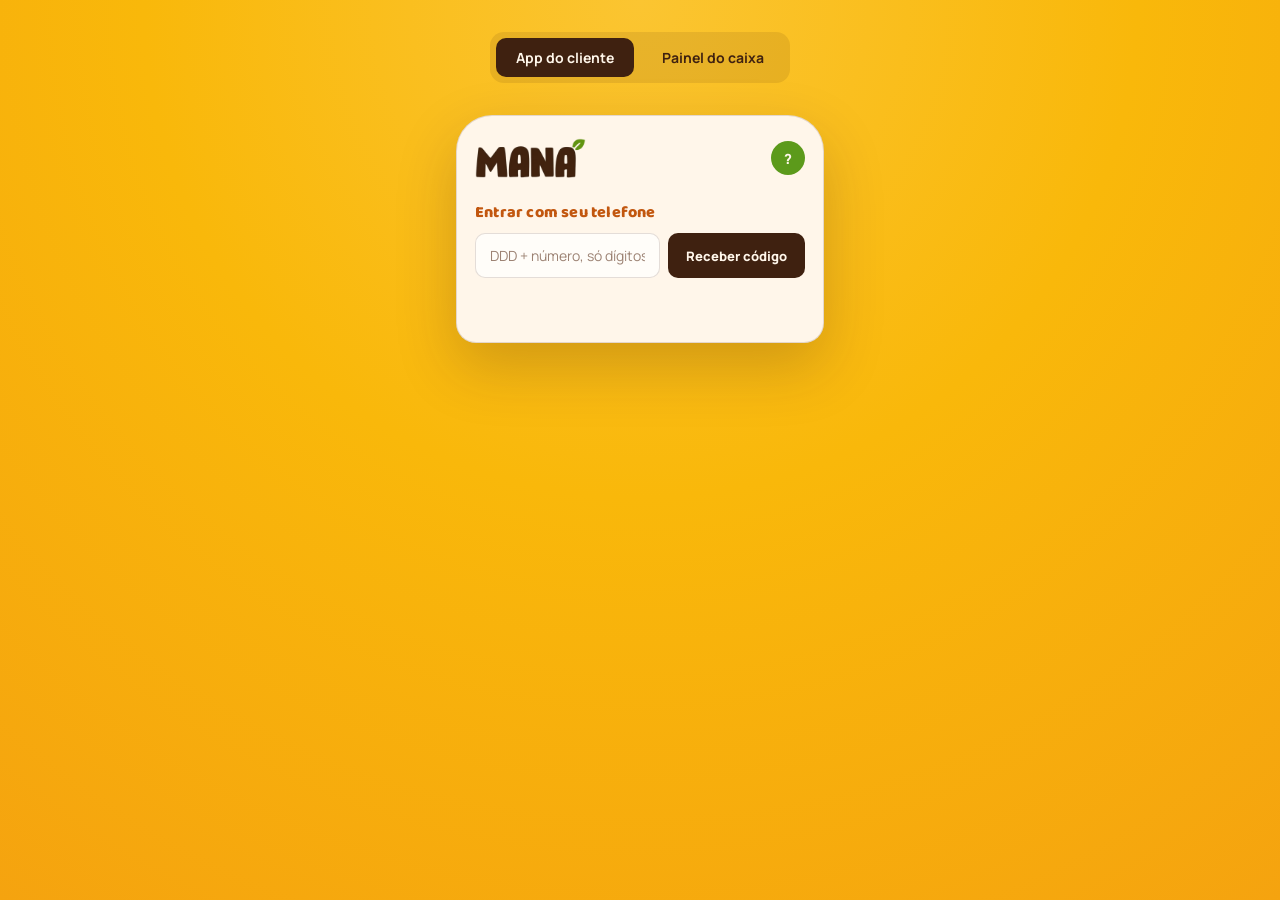
<file: frontend/index.html>
<!DOCTYPE html>
<html lang="pt-BR">
<head>
<meta charset="UTF-8">
<meta name="viewport" content="width=device-width, initial-scale=1.0">
<title>Maná Comedoria — Fidelidade</title>
<link rel="stylesheet" href="style.css">
</head>
<body>

  <div class="switcher">
    <button class="active" onclick="show('cliente', this)">App do cliente</button>
    <button onclick="show('caixa', this)">Painel do caixa</button>
  </div>

  <div class="stage">

    <div class="view active" id="view-cliente">
      <div class="phone">
        <div class="phone-top">
          <div class="brand">
            <img src="logo-mana-marca.png" alt="Maná Comedoria">
          </div>
          <div class="avatar" id="clienteAvatar" title="Sair" onclick="logoutCliente()">?</div>
        </div>

        <div id="clienteLoginBox">
          <div id="passoTelefone">
            <div class="section-title">Entrar com seu telefone</div>
            <div class="search-box">
              <input type="tel" id="clienteLoginTelefone" placeholder="DDD + número, só dígitos" inputmode="numeric" maxlength="11" autocomplete="tel-national">
              <button onclick="pedirCodigo()">Receber código</button>
            </div>
          </div>

          <div id="passoCodigo" style="display:none;">
            <div class="section-title" id="codigoTitulo">Digite o código que enviamos</div>
            <div class="search-box">
              <input type="text" id="clienteCodigo" placeholder="6 dígitos" inputmode="numeric" maxlength="6" autocomplete="one-time-code">
              <button onclick="confirmarCodigo()">Entrar</button>
            </div>
            <button class="link-btn" onclick="pedirCodigo()">Reenviar código</button>
            <button class="link-btn" onclick="voltarParaTelefone()">Trocar telefone</button>
          </div>

          <div id="passoCadastro" style="display:none;">
            <div class="section-title">Primeira vez aqui? Como podemos te chamar?</div>
            <div class="search-box">
              <input type="text" id="clienteNome" placeholder="Seu nome" maxlength="120" autocomplete="given-name">
            </div>
            <label class="check-line">
              <input type="checkbox" id="clienteAceite">
              <span>Aceito que o Maná guarde meu nome, telefone e histórico de créditos para o programa de fidelidade.</span>
            </label>
            <button class="btn-cheio" onclick="concluirCadastro()">Criar minha conta</button>
          </div>

          <div class="status-line" id="clienteLoginStatus"></div>
        </div>

        <div id="clientePainel" style="display:none;">
          <div class="hero">
            <svg class="hero-dots" width="120" height="90" viewBox="0 0 120 90" aria-hidden="true">
              <circle cx="30" cy="20" r="3" fill="#FBB91C" opacity="0.5"/>
              <circle cx="55" cy="12" r="2" fill="#8DC63F" opacity="0.5"/>
              <circle cx="85" cy="25" r="2.5" fill="#FBB91C" opacity="0.4"/>
              <circle cx="100" cy="10" r="2" fill="#8DC63F" opacity="0.5"/>
              <circle cx="70" cy="35" r="1.5" fill="#FBB91C" opacity="0.4"/>
            </svg>
            <div class="hero-label" id="clienteSaudacao">Seus créditos</div>
            <div class="hero-value"><span id="clienteSaldoNum">—</span> <span>créditos</span></div>
            <div class="hero-foot" id="clienteHeroFoot">Carregando...</div>
          </div>

          <div class="resgate-box" id="resgateBox" style="display:none;">
            <div class="resgate-titulo">Mostre este código no caixa</div>
            <div class="resgate-codigo" id="resgateCodigo">——————</div>
            <div class="resgate-premio" id="resgatePremio"></div>
            <div class="resgate-tempo" id="resgateTempo"></div>
            <button class="link-btn" id="btnCancelarResgate">Desistir e devolver os créditos</button>
          </div>

          <div class="section-title">Ganhou um cupom?</div>
          <div class="search-box">
            <input type="text" id="cupomCodigo" placeholder="Código do cupom (ex.: ABCDE-FGHJK)" maxlength="32" autocapitalize="characters" autocomplete="off">
            <button id="btnUsarCupom">Usar</button>
          </div>
          <div class="status-line" id="cupomStatus">Escaneie o QR do cupom com a câmera ou digite o código.</div>

          <div class="section-title">Troque seus créditos</div>
          <div id="clientePremios" class="premio-lista"></div>
          <div class="status-line" id="premioStatus"></div>

          <div class="section-title">Últimos lançamentos</div>
          <div class="tx-list" id="clienteTxList">
            <div class="tx"><div class="tx-name" style="color:var(--cream-dim)">Carregando extrato...</div></div>
          </div>
        </div>
      </div>
    </div>

    <div class="view" id="view-caixa">
      <div class="desk desk-single" id="caixaLoginBox">
        <div class="desk-title">Entrar no balcão</div>
        <div class="search-box">
          <input type="tel" id="caixaLoginTelefone" placeholder="Telefone (só números)" inputmode="numeric" maxlength="11" autocomplete="username">
        </div>
        <div class="search-box">
          <input type="password" id="caixaLoginSenha" placeholder="Senha" autocomplete="current-password">
          <button onclick="loginCaixa()">Entrar</button>
        </div>
        <div class="status-line" id="caixaLoginStatus"></div>
      </div>

      <div class="desk" id="caixaPainel" style="display:none;">
        <div class="desk-header">
          <div class="desk-title">Balcão</div>
          <div>
            <a class="logout-btn admin-link" id="adminLink" href="admin.html">Administração</a>
            <button class="logout-btn" onclick="logoutCaixa()">Sair</button>
          </div>
        </div>

        <div>
          <div class="section-title" style="margin-top:0;">Confirmar troca de prêmio</div>
          <div class="search-box">
            <input type="text" id="resgateCodigoInput" placeholder="Código de 6 dígitos do cliente" inputmode="numeric" maxlength="6" autocomplete="off">
            <button id="btnConferirResgate">Conferir</button>
          </div>
          <div class="status-line" id="resgateStatus">O cliente gera o código no app, na hora de trocar.</div>

          <div class="client-card confere-card" id="resgateCard" style="display:none;">
            <div>
              <div class="client-name" id="confereCliente">—</div>
              <div class="client-phone" id="conferePremio">—</div>
            </div>
            <div class="client-balance">
              <b id="confereCusto">—</b>
              <span>créditos</span>
            </div>
          </div>
          <div class="confere-acoes" id="resgateAcoes" style="display:none;">
            <button class="btn-cheio" id="btnConfirmarResgate">Entregar prêmio e confirmar</button>
            <button class="link-btn" id="btnLimparResgate">Não é este, limpar</button>
          </div>
        </div>

        <div>
          <div class="desk-side-title">Consultar cliente</div>
          <div class="search-box">
            <input type="tel" id="telefoneInput" placeholder="Telefone do cliente" inputmode="numeric" maxlength="11">
            <button onclick="buscarCliente()">Buscar</button>
          </div>
          <div class="status-line" id="caixaStatus"></div>

          <div class="client-card">
            <div>
              <div class="client-name" id="caixaClienteNome">—</div>
              <div class="client-phone" id="caixaClienteTelefone">Busque pelo telefone</div>
            </div>
            <div class="client-balance">
              <b id="caixaSaldo">—</b>
              <span>créditos atuais</span>
            </div>
          </div>
          <div id="deskTxList"></div>

          <div class="ajuste-box" id="ajusteAdmin" style="display:none;">
            <div class="desk-side-title">Ajuste manual (só admin, para corrigir enganos)</div>
            <div class="resgate-row">
              <input type="number" id="ajusteValor" placeholder="Qtd." min="1">
              <button id="btnAjusteCredito">Creditar</button>
              <button id="btnAjusteDebito">Debitar</button>
            </div>
            <div class="feedback-line" id="lancamentoFeedback"></div>
          </div>
        </div>
      </div>
    </div>

  </div>

<script src="config.js"></script>
<script src="app.js"></script>

</body>
</html>
</file>
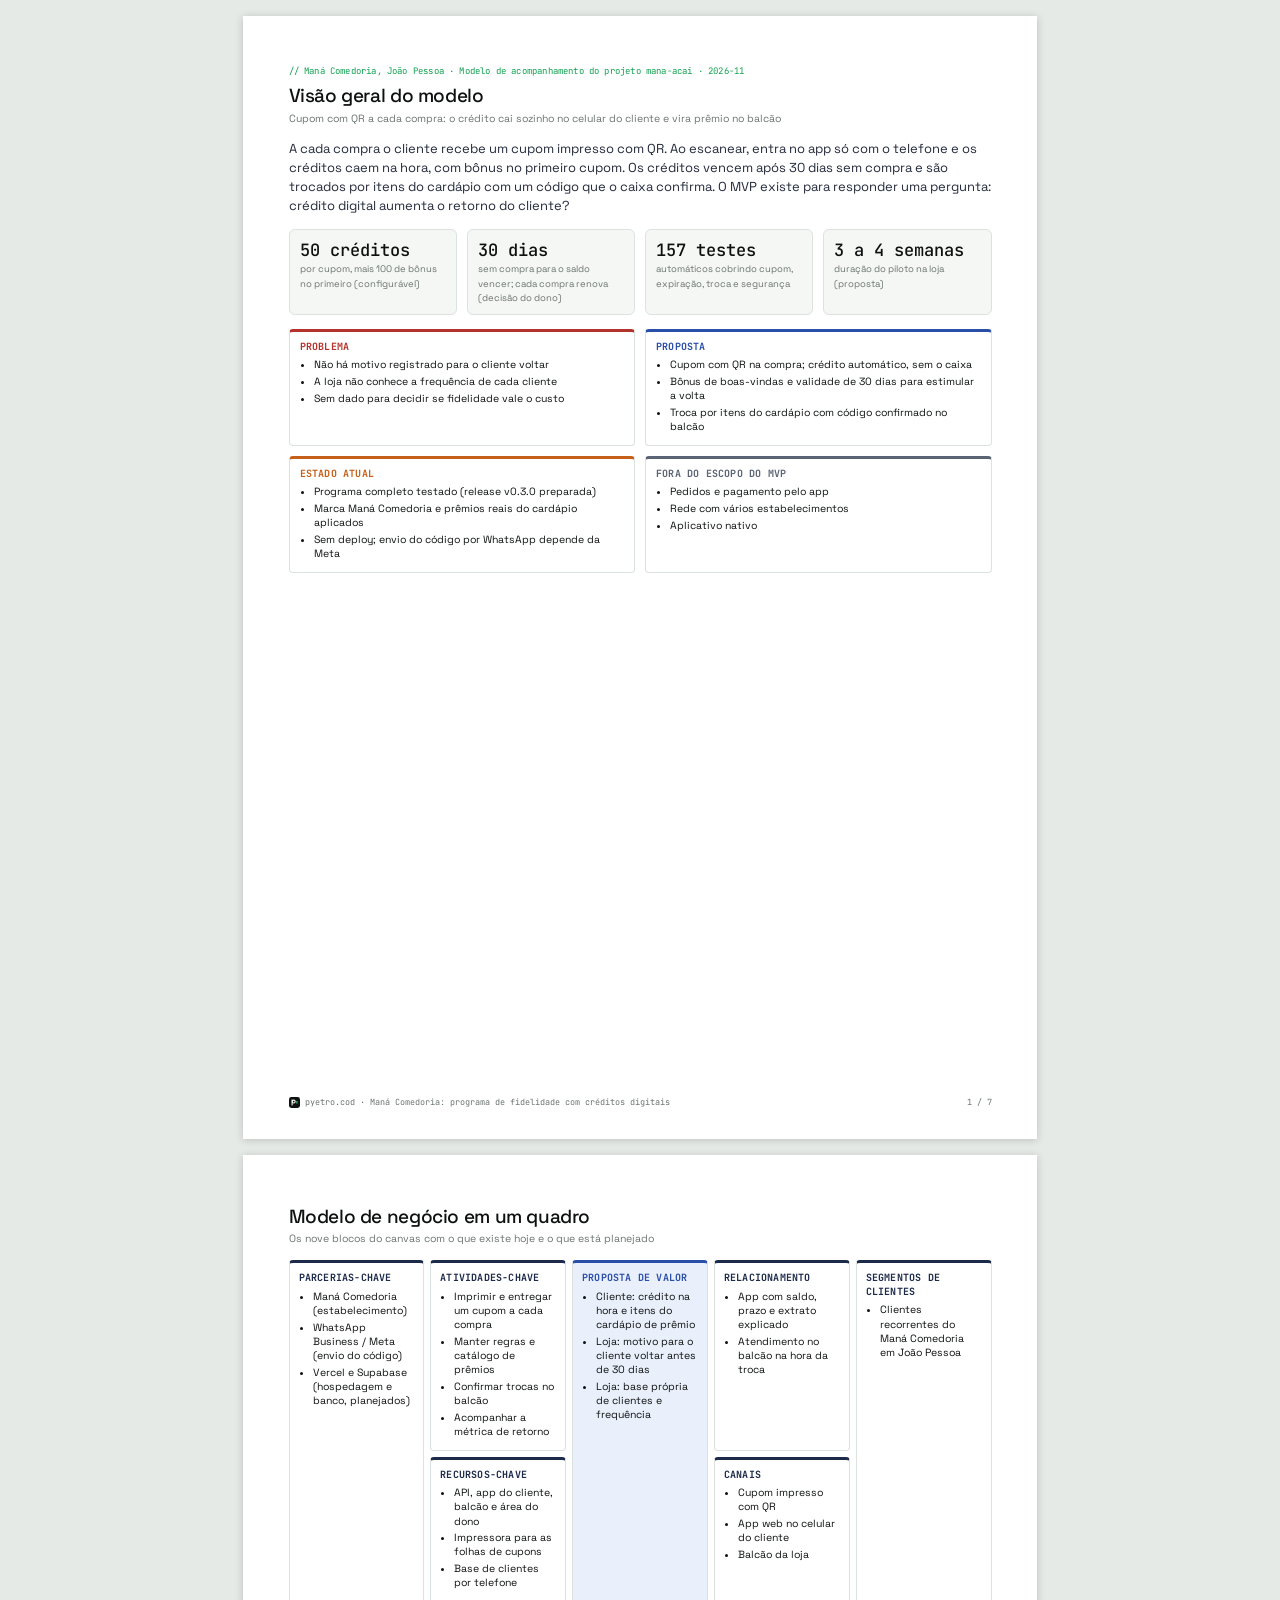
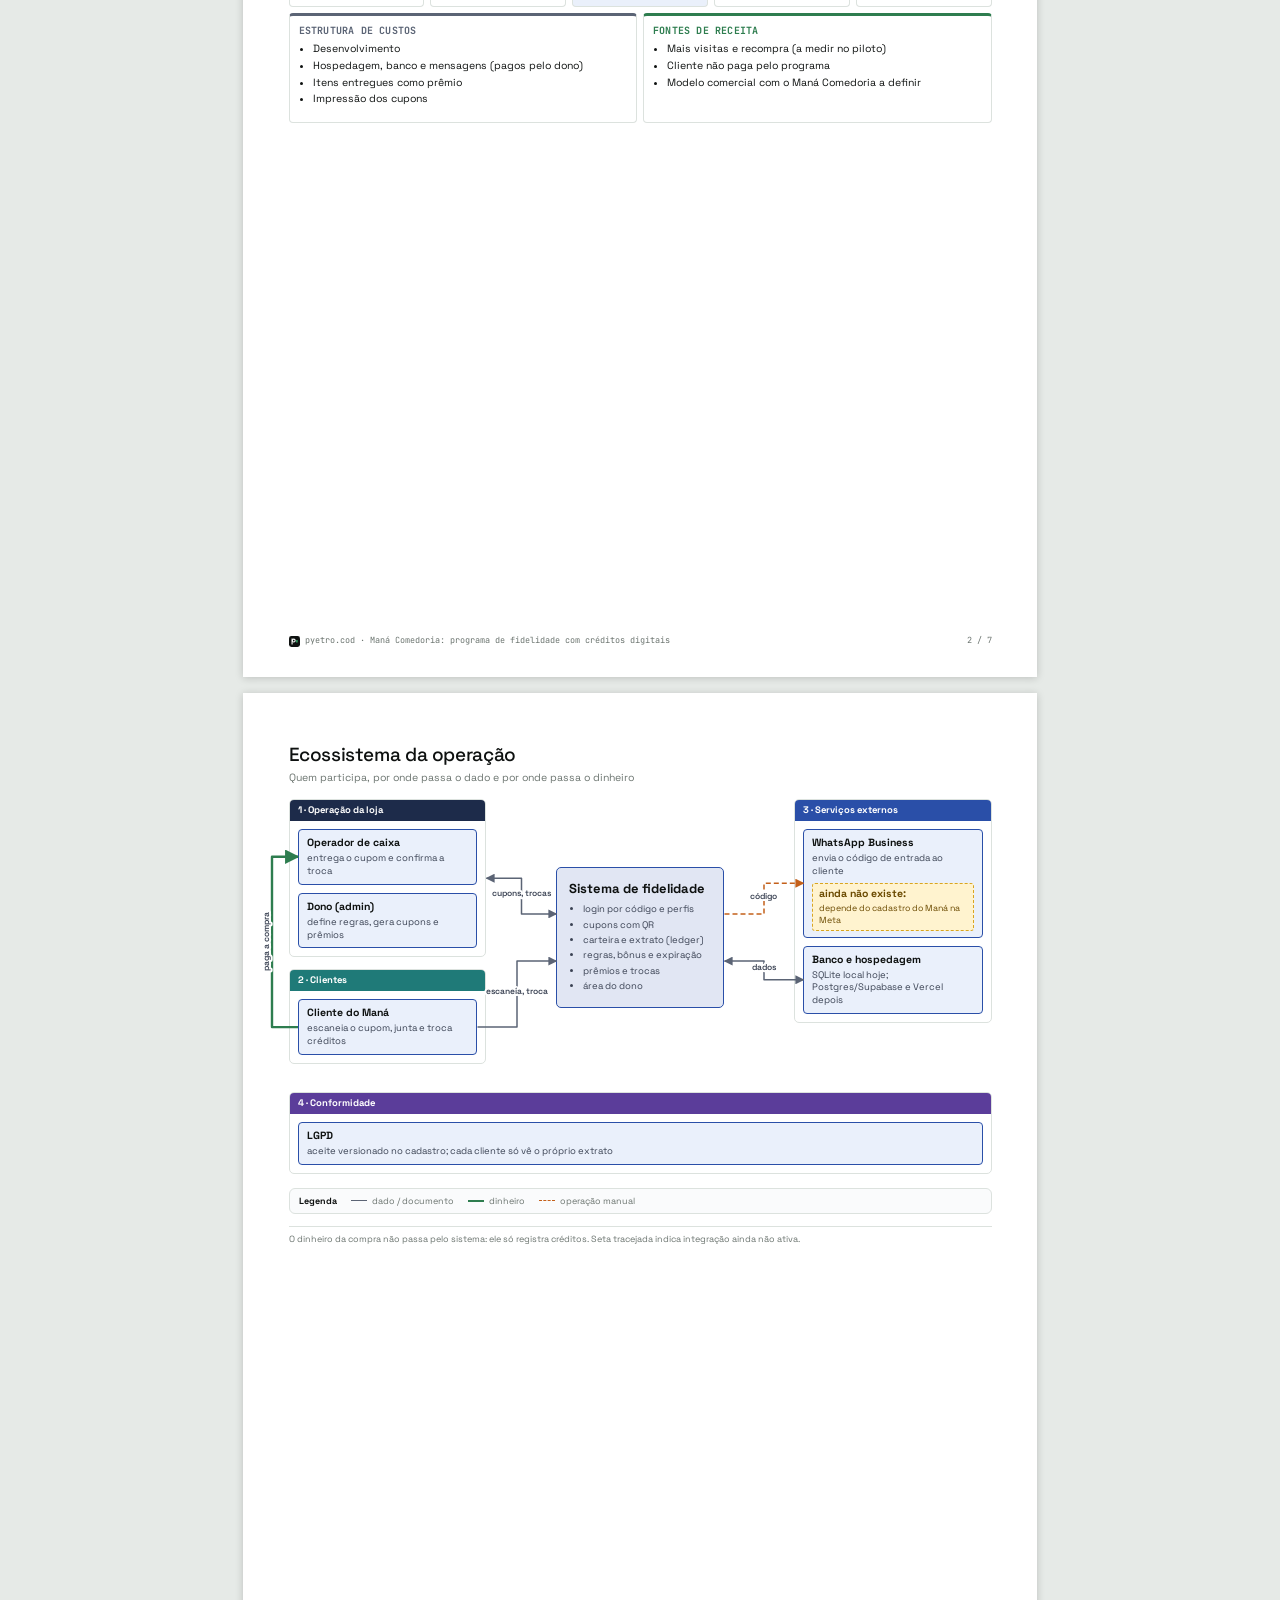
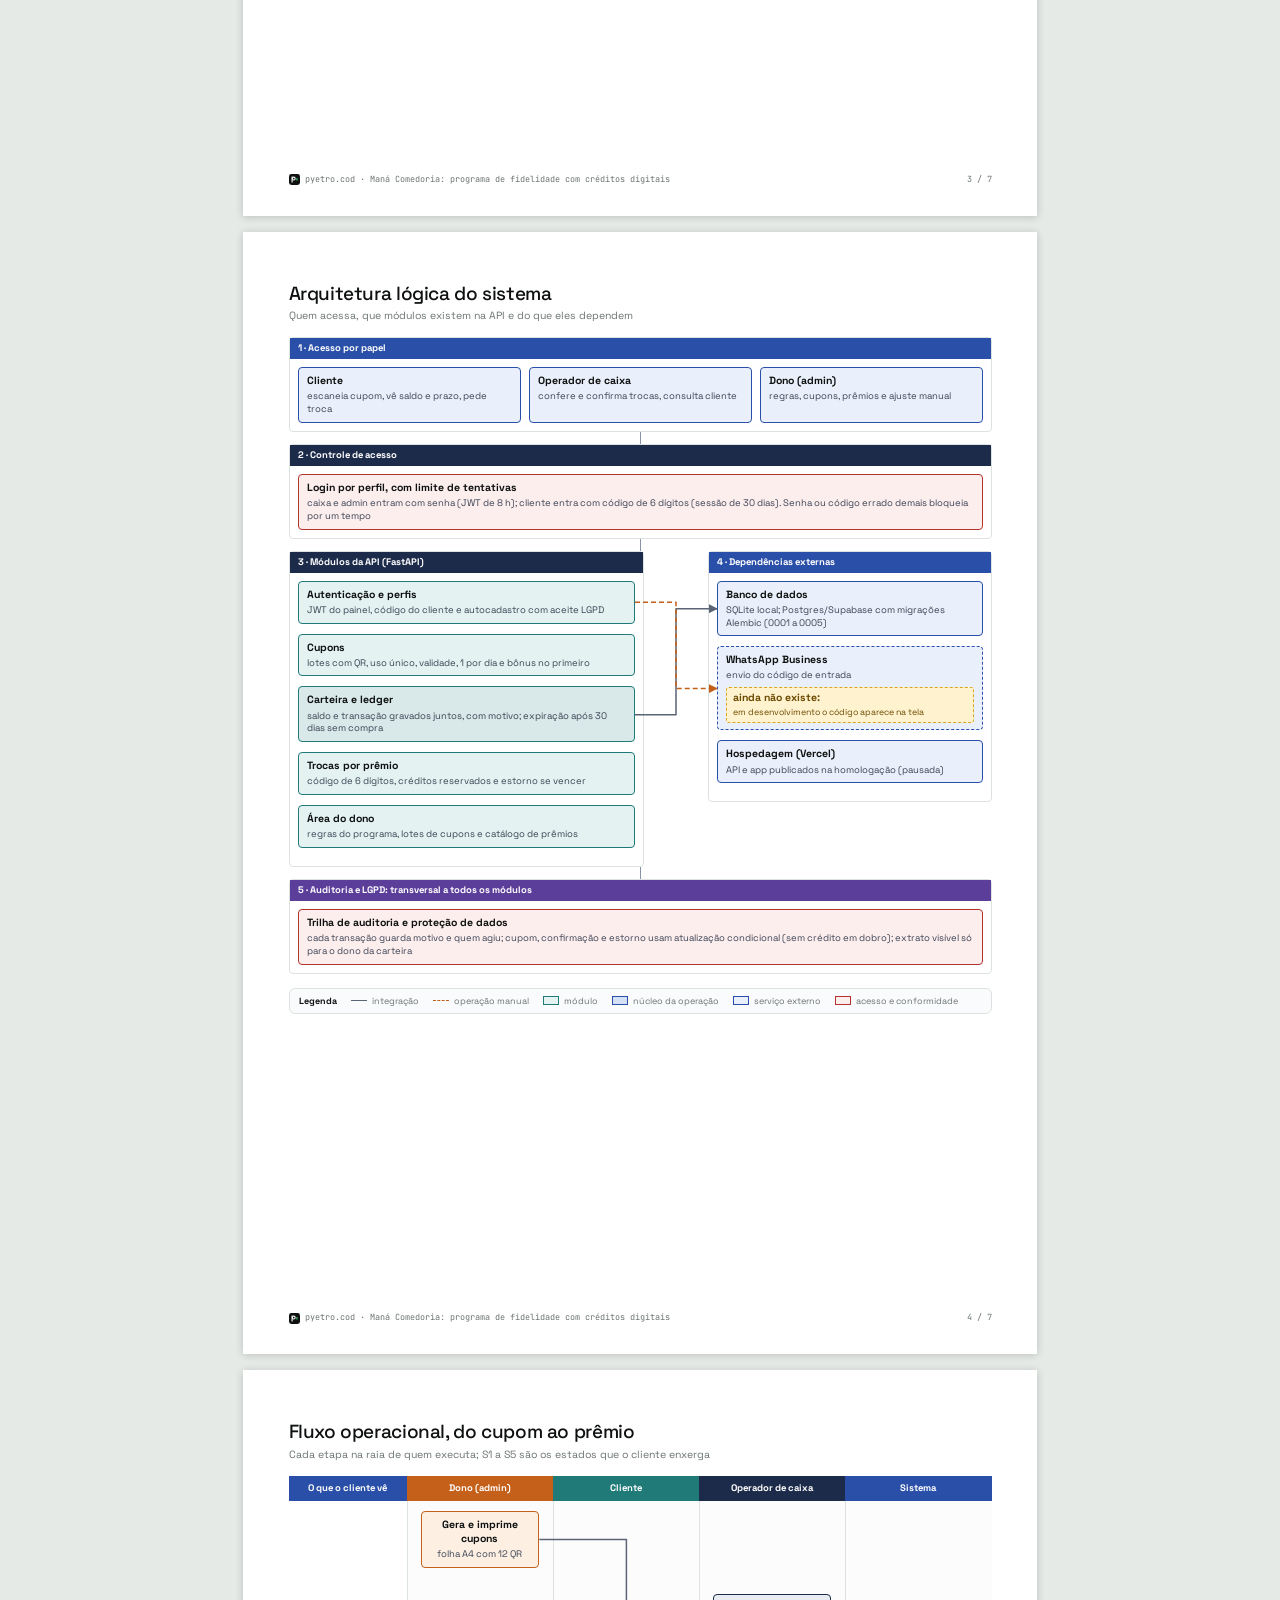
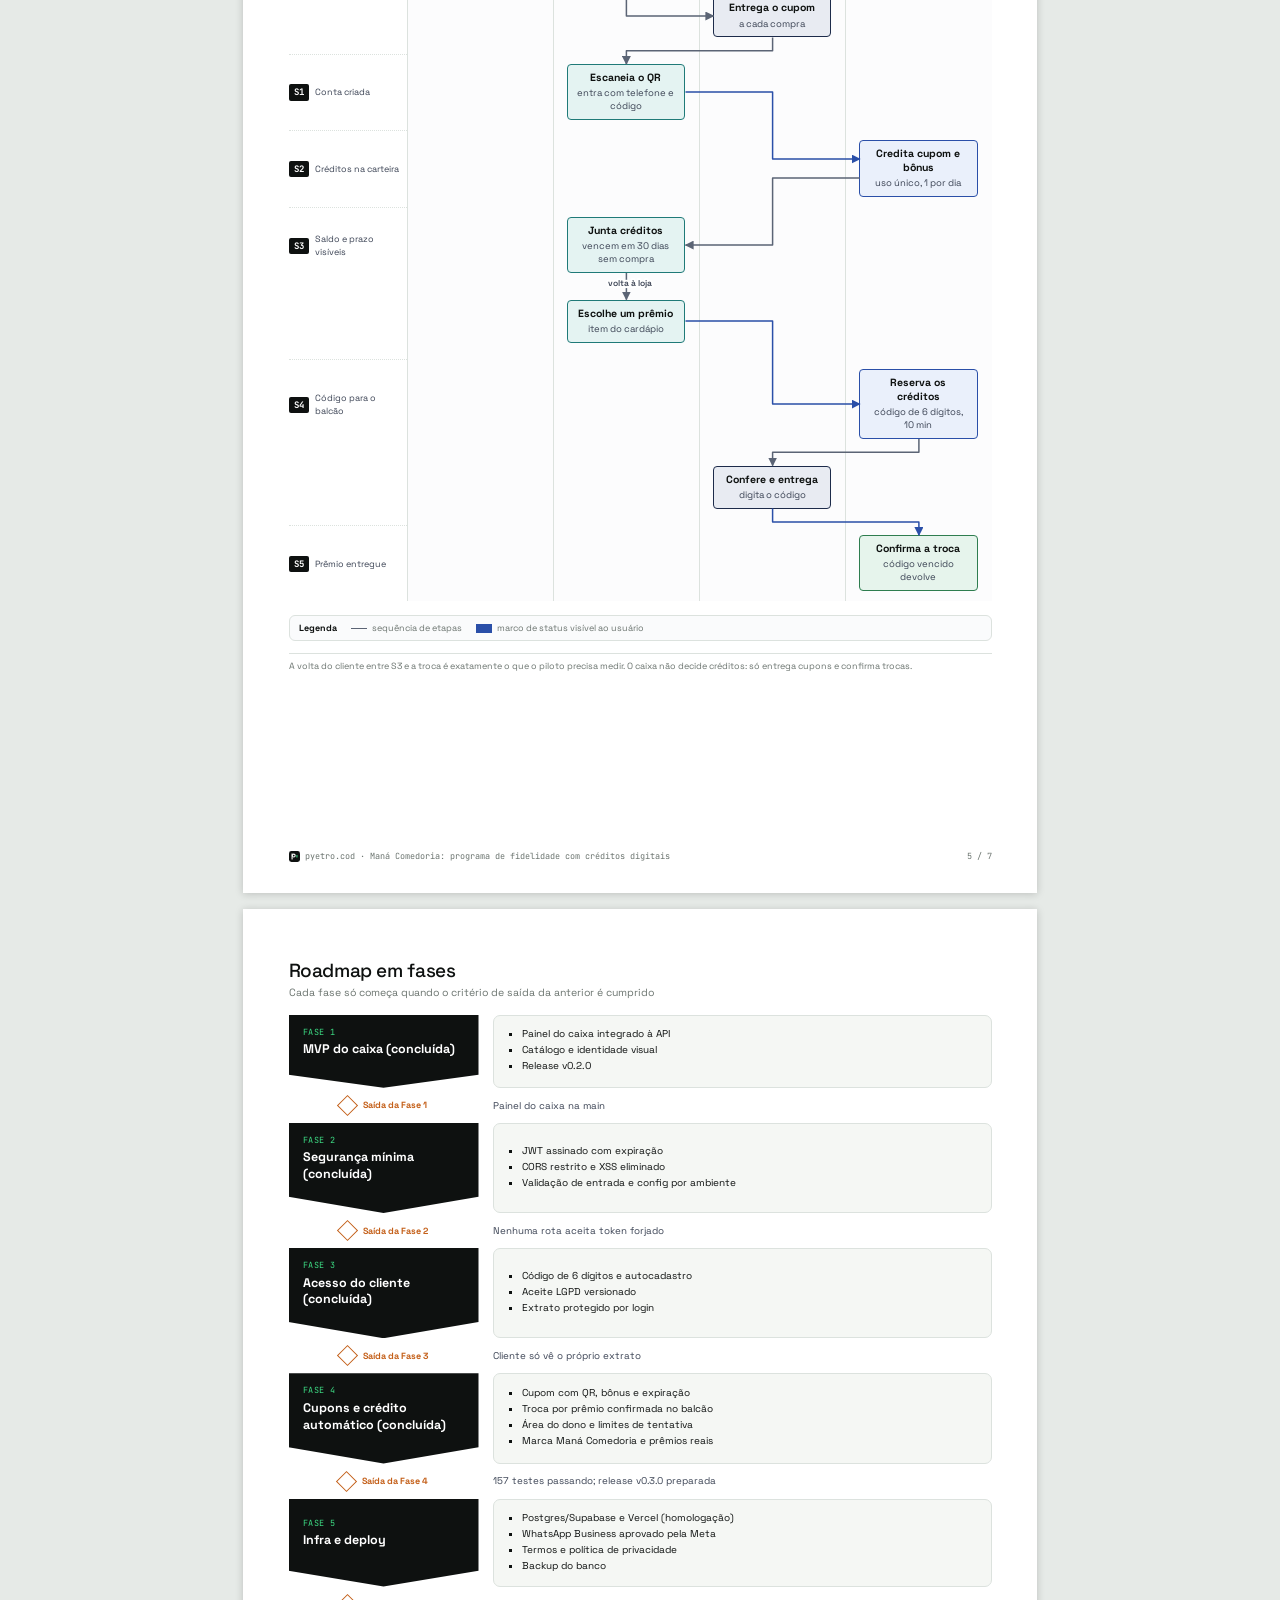
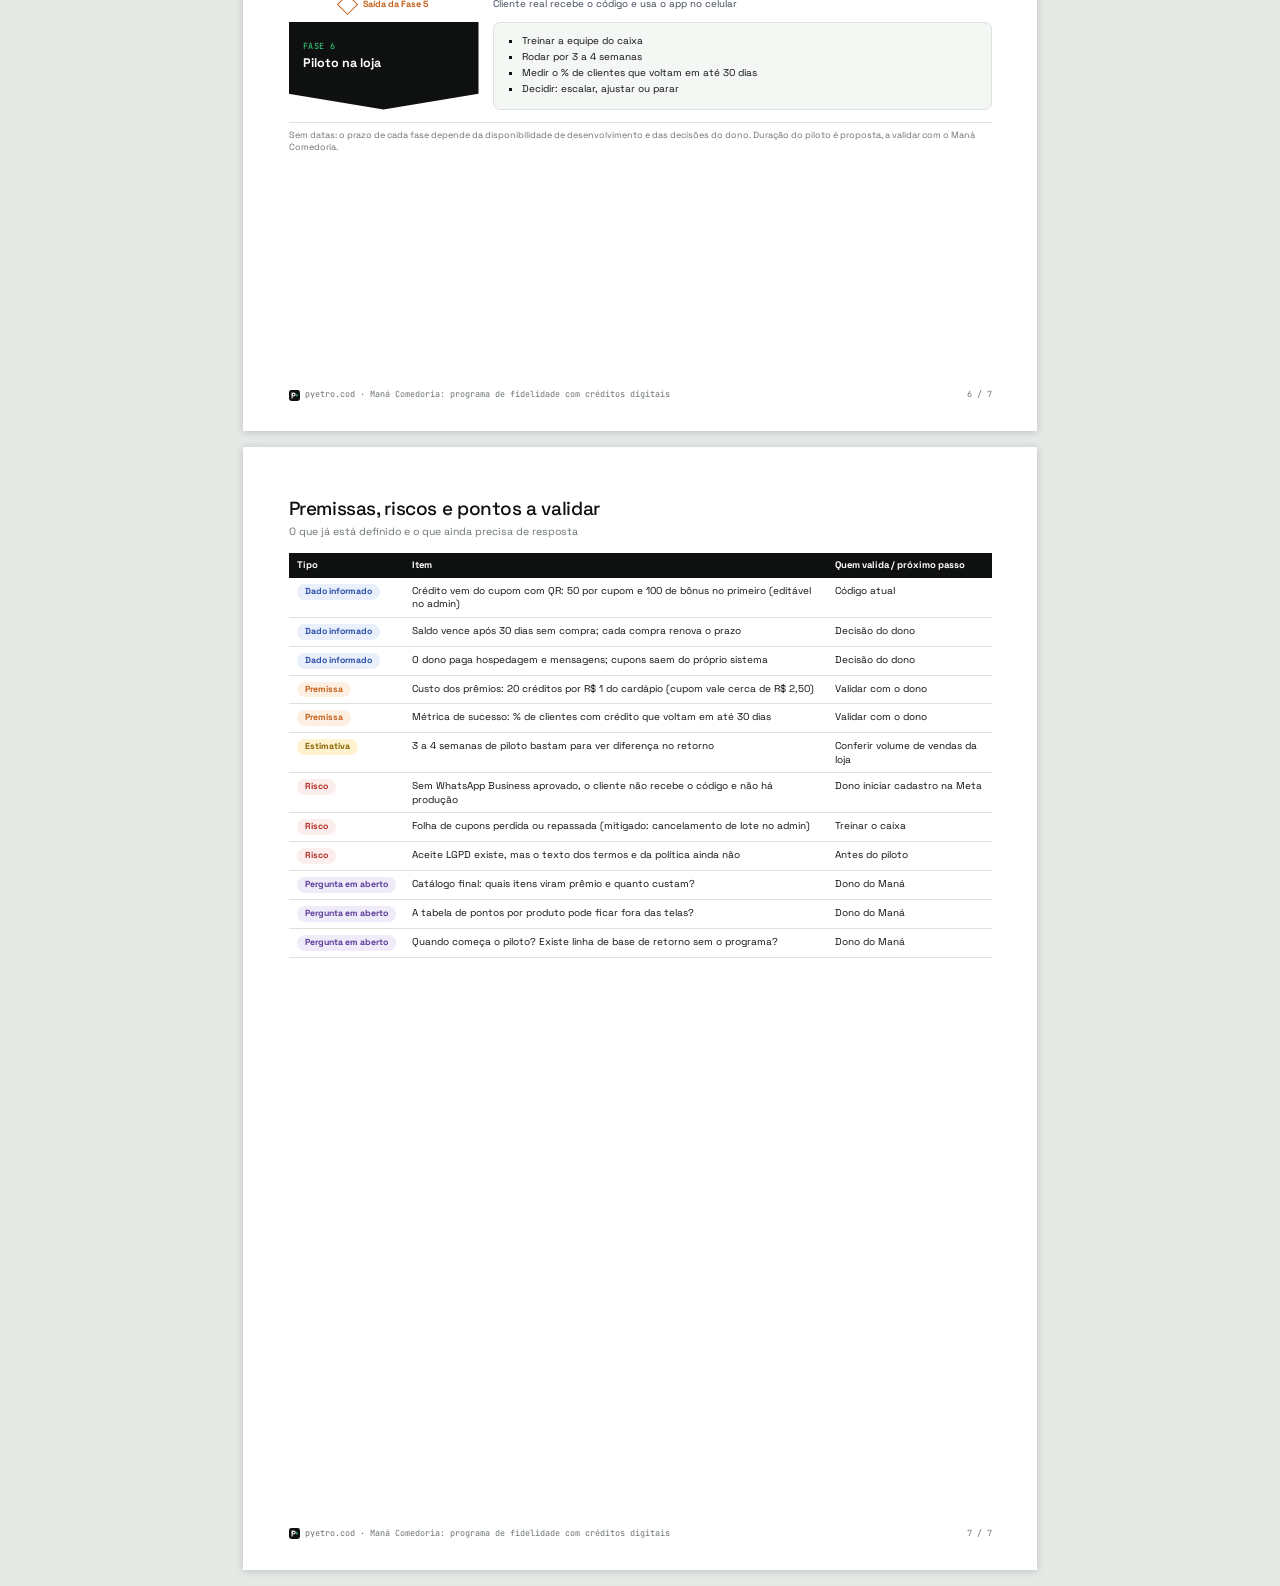
<file: business-model/modelo.html>
<!doctype html><html lang="pt-BR"><head><meta charset="utf-8"><meta name="viewport" content="width=device-width,initial-scale=1"><link rel="stylesheet" href="https://fonts.googleapis.com/css2?family=JetBrains+Mono:wght@400;500;700&family=Space+Grotesk:wght@400;500;700&display=swap"><title>Maná Comedoria: programa de fidelidade com créditos digitais</title><style>
:root{--ink:#1b1f2a;--muted:#5b6475;--line:#d5dae3;--card:#f3f5f8;--amber:#d9a521;--amber-soft:#fff3cf;
--font:Inter,"Helvetica Neue",Helvetica,Arial,sans-serif}
*{box-sizing:border-box}
html{-webkit-print-color-adjust:exact;print-color-adjust:exact}
body{margin:0;background:#e9ecf1;font-family:var(--font);color:var(--ink);font-size:10.5px;line-height:1.35}
.page{width:210mm;min-height:297mm;margin:16px auto;padding:13mm 12mm 17mm;background:#fff;position:relative;
box-shadow:0 1px 8px rgba(0,0,0,.18)}
.eyebrow{font-size:9px;letter-spacing:.08em;text-transform:uppercase;color:var(--muted);margin-bottom:6px}
h1{font-size:19px;margin:0 0 3px;letter-spacing:-.01em}
.sub{margin:0 0 14px;color:var(--muted);font-size:10.5px}
.note{margin:12px 0 0;color:var(--muted);font-size:9px;border-top:1px solid var(--line);padding-top:6px}
.pf{position:absolute;left:12mm;right:12mm;bottom:8mm;display:flex;justify-content:space-between;font-size:8.5px;color:#98a0b0}
.legend{display:flex;flex-wrap:wrap;gap:4px 14px;align-items:center;margin-top:14px;padding:6px 9px;border:1px solid var(--line);
border-radius:6px;background:#fafbfc;font-size:9px;color:var(--muted)}
.legend b{color:var(--ink)}
.lg{display:inline-flex;align-items:center;gap:5px}
.sw{display:inline-block;width:16px;height:9px}
.sw.line{height:0;border-top:1.6px solid #5b6475}.sw.dashed{height:0;border-top:1.6px dashed #c4601a}
.sw.money{height:0;border-top:2.4px solid #2e7d4f}
.sw.mod{border:1.4px solid #1f7a78;background:#e4f3f2}.sw.core{border:1.6px solid #2a4fa8;background:#d3e0f6}
.sw.ext{border:1.4px solid #2a4fa8;background:#eaf0fb}.sw.comp{border:1.4px solid #b3322b;background:#fdeeee}
.sw.stat{background:#2a4fa8;height:9px}
/* cards */
.card{border:1.2px solid var(--c);background:var(--cs);border-radius:4px;padding:6px 8px;margin:0 0 8px}
.card:last-child{margin-bottom:0}
.card b{display:block;font-size:10.5px;margin-bottom:2px}
.card p{margin:0;color:#3b4354;font-size:9.5px}
.card.core{background:color-mix(in srgb,var(--c) 17%,#fff);border-width:1.8px}
.card.dashed{border-style:dashed}
.card.slim{margin:0;flex:1}
.tag{margin-top:5px;padding:3px 6px;background:var(--amber-soft);border:1px dashed var(--amber);border-radius:3px;font-size:8.8px;color:#6b4a00}
.row{display:flex;gap:8px}
/* summary */
.lead{font-size:13px;line-height:1.45;margin:0 0 14px;color:#232a3b}
.kpis{display:flex;gap:10px;margin-bottom:14px}
.kpi{flex:1;border:1px solid var(--line);border-radius:6px;padding:9px 10px;background:var(--card)}
.kpi strong{display:block;font-size:17px;color:#2a4fa8}.kpi span{color:var(--muted);font-size:9.5px}
.blocks{display:grid;grid-template-columns:1fr 1fr;gap:10px}
.blk{border:1px solid var(--line);border-top:3px solid var(--c);border-radius:4px;padding:8px 10px}
.blk h3,.cv h3{margin:0 0 5px;font-size:10px;text-transform:uppercase;letter-spacing:.05em;color:var(--c)}
ul{margin:0;padding-left:14px}li{margin:0 0 2.5px}
/* canvas */
.canvas{display:grid;grid-template-columns:repeat(10,1fr);grid-template-rows:repeat(2,minmax(150px,auto)) minmax(110px,auto);gap:6px}
.cv{border:1px solid var(--line);border-top:3px solid var(--c);border-radius:4px;padding:8px 9px;background:#fff}
.cv-p{grid-column:1/3;grid-row:1/3}.cv-a{grid-column:3/5;grid-row:1}.cv-r{grid-column:3/5;grid-row:2}
.cv-v{grid-column:5/7;grid-row:1/3;background:var(--cs)}.cv-l{grid-column:7/9;grid-row:1}.cv-c{grid-column:7/9;grid-row:2}
.cv-s{grid-column:9/11;grid-row:1/3}.cv-k{grid-column:1/6;grid-row:3}.cv-f{grid-column:6/11;grid-row:3}
/* connectors */
.dg{position:relative}
svg.ov{position:absolute;left:0;top:0;pointer-events:none;overflow:visible;z-index:5}
svg.ov .lbl{font:600 8.5px var(--font);fill:#3b4354;paint-order:stroke;stroke:#fff;stroke-width:4px;stroke-linejoin:round}
/* ecosystem */
.eco-cols{display:grid;grid-template-columns:1fr .85fr 1fr;gap:70px;align-items:stretch}
.eco-mid{display:flex;align-items:center}
.center{width:100%;border:1.8px solid var(--c);background:color-mix(in srgb,var(--c) 14%,#fff);border-radius:5px;padding:12px 12px}
.center b{display:block;font-size:13px;margin-bottom:6px}.center ul{font-size:9.5px;color:#3b4354}
.grp{border:1px solid var(--line);border-radius:5px;margin-bottom:12px;overflow:hidden;background:#fff}
.grp-h{background:var(--c);color:#fff;font-weight:700;font-size:9.5px;padding:4px 8px}
.grp-b{padding:8px}.grp-row .grp-b{display:flex;gap:8px}.grp-row .card{flex:1;margin:0}
.eco-bottom{margin-top:16px}
/* architecture */
.band{border:1px solid var(--line);border-radius:4px;background:#fff}
.band-h{background:var(--c);color:#fff;font-weight:700;font-size:9.5px;padding:4px 8px}
.band-b{padding:8px}
.vsep{height:12px;margin:0 auto;width:1px;background:#8a93a6;position:relative}
.arch-cols{display:grid;grid-template-columns:1.25fr 1fr;gap:64px;margin:0}
.arch-l .card,.arch-r .card{margin-bottom:10px}
/* roadmap */
.roadmap{display:flex;flex-direction:column}
.ph-row{display:grid;grid-template-columns:190px 1fr;gap:14px}
.ph{background:#2a4fa8;color:#fff;padding:12px 14px 30px;clip-path:polygon(0 0,100% 0,100% 82%,50% 100%,0 82%);display:flex;flex-direction:column;justify-content:center}
.ph small{font-size:8.5px;letter-spacing:.06em;opacity:.85}.ph b{font-size:12.5px;margin-top:3px}
.ph-card{background:var(--card);border:1px solid var(--line);border-radius:7px;padding:11px 14px;display:flex;align-items:center}
.ph-card ul{list-style:square;color:#2a4fa8}.ph-card li{color:var(--ink);font-size:10px}
.ph-exit{display:grid;grid-template-columns:190px 1fr;gap:14px;align-items:center;padding:10px 0}
.ex-l{display:flex;align-items:center;gap:8px;justify-content:center;color:#c4601a;font-size:9px}
.dia{width:15px;height:15px;border:1.5px solid #c4601a;transform:rotate(45deg);display:inline-block;background:#fff}
.ex-r{font-size:9.8px;color:#3b4354}
/* gantt */
.gsc{margin-bottom:22px}
.gsc-h{display:flex;justify-content:space-between;align-items:baseline;margin-bottom:6px;color:var(--c)}
.gsc-h b{font-size:11.5px}.gsc-h span{font-weight:700;font-size:10px}
.gantt{display:grid;grid-template-columns:150px 1fr;margin-top:18px}
.g-labs{padding-top:0}.g-lab{height:24px;line-height:24px;text-align:right;padding-right:9px;font-size:9.5px}
.g-plot{position:relative;border-left:1px solid #98a0b0}
.g-row{height:24px;position:relative}
.gl{position:absolute;top:0;bottom:22px;width:0;border-left:1px solid #e4e8ef}
.g-band{position:absolute;top:0;bottom:22px;background:rgba(31,122,120,.14);border-left:1px solid rgba(31,122,120,.3);border-right:1px solid rgba(31,122,120,.3)}
.g-band span{position:absolute;top:-14px;left:50%;transform:translateX(-50%);white-space:nowrap;font-weight:700;font-size:8.5px;color:#1f7a78}
.bar{position:absolute;top:5px;height:14px;border-radius:2px}
.bar.solid{background:var(--c)}.bar.dashed{background:var(--cs);border:1.4px dashed var(--c)}
.wh{position:absolute;top:11px;height:0;border-top:1.4px solid #1b1f2a}
.g-val{position:absolute;top:5px;margin-left:5px;font-size:9px;font-weight:700;color:var(--c);white-space:nowrap;line-height:14px}
.g-val em{font-weight:400;color:var(--muted);font-style:normal}
.g-axis{position:relative;height:22px;border-top:1px solid #98a0b0}
.g-axis span{position:absolute;top:3px;transform:translateX(-50%);font-size:8.5px;color:var(--muted)}
.g-unit{margin:0 0 0 150px;text-align:center;font-size:9px;color:var(--muted)}
/* swimlane */
.sl{display:grid;gap:0;align-items:stretch}
.sl-h{background:var(--c);color:#fff;font-weight:700;font-size:9.5px;padding:6px 8px;display:flex;align-items:center;justify-content:center;text-align:center}
.sl-bg{border-left:1px solid var(--line);background:#fcfcfd}
.sl-cell{padding:10px 14px;display:flex;gap:6px;align-items:center;justify-content:center;z-index:1}
.sl-cell .card{margin:0;flex:1;text-align:center}
.st-cell{display:flex;align-items:center;gap:6px;padding:4px 6px 4px 0;font-size:9px;color:#3b4354;border-top:1px dotted var(--line)}
.st-code{background:#2a4fa8;color:#fff;font-weight:700;border-radius:2px;padding:2px 5px;font-size:9px}
/* assumptions */
.as{width:100%;border-collapse:collapse;font-size:10px}
.as th{text-align:left;background:#1d2b4a;color:#fff;padding:6px 8px;font-size:9.5px}
.as td{border-bottom:1px solid var(--line);padding:6px 8px;vertical-align:top}
.bd{display:inline-block;border-radius:10px;padding:2px 8px;font-size:8.8px;font-weight:700;white-space:nowrap}
.bd-dado{background:#eaf0fb;color:#2a4fa8}.bd-premissa{background:#fdf0e3;color:#c4601a}
.bd-estimativa{background:#fff3cf;color:#8a6200}.bd-risco{background:#fdeeee;color:#b3322b}
.bd-pergunta{background:#f0ebf8;color:#5b3d9a}
@page{size:A4;margin:0}
@media print{body{background:#fff}.page{margin:0;box-shadow:none;break-after:page;height:297mm;overflow:hidden}}

:root{--ink:#0E1110;--muted:#6B746F;--line:#DCE2DE;--card:#F5F7F4;
--font:"Space Grotesk",Inter,"Helvetica Neue",Arial,sans-serif;--mono:"JetBrains Mono",Consolas,monospace}
body{background:#E6EAE7}
h1{font-weight:500;letter-spacing:-.02em}
.eyebrow{font-family:var(--mono);color:#12A150;letter-spacing:.02em;text-transform:none}
.eyebrow::before{content:"// "}
.pf{font-family:var(--mono);color:#6B746F}
.pf .brand{display:inline-flex;align-items:center;gap:5px}.pf svg{width:11px;height:11px}
.kpi strong{font-family:var(--mono);color:#0E1110;font-weight:500}
.ph{background:#0E1110}.ph small{font-family:var(--mono);color:#3DDC84;opacity:1}
.ph-card ul{color:#12A150}
.st-code{background:#0E1110;font-family:var(--mono)}
.as th{background:#0E1110}
.blk h3,.cv h3{font-family:var(--mono);letter-spacing:.02em}
</style></head><body><section class="page"><div class="eyebrow">Maná Comedoria, João Pessoa · Modelo de acompanhamento do projeto mana-acai · 2026-11</div><h1>Visão geral do modelo</h1><p class="sub">Cupom com QR a cada compra: o crédito cai sozinho no celular do cliente e vira prêmio no balcão</p><div class="body"><p class="lead">A cada compra o cliente recebe um cupom impresso com QR. Ao escanear, entra no app só com o telefone e os créditos caem na hora, com bônus no primeiro cupom. Os créditos vencem após 30 dias sem compra e são trocados por itens do cardápio com um código que o caixa confirma. O MVP existe para responder uma pergunta: crédito digital aumenta o retorno do cliente?</p><div class="kpis"><div class="kpi"><strong>50 créditos</strong><span>por cupom, mais 100 de bônus no primeiro (configurável)</span></div><div class="kpi"><strong>30 dias</strong><span>sem compra para o saldo vencer; cada compra renova (decisão do dono)</span></div><div class="kpi"><strong>157 testes</strong><span>automáticos cobrindo cupom, expiração, troca e segurança</span></div><div class="kpi"><strong>3 a 4 semanas</strong><span>duração do piloto na loja (proposta)</span></div></div><div class="blocks"><div class="blk" style="--c:#b3322b;--cs:#fdeeee"><h3>Problema</h3><ul><li>Não há motivo registrado para o cliente voltar</li><li>A loja não conhece a frequência de cada cliente</li><li>Sem dado para decidir se fidelidade vale o custo</li></ul></div><div class="blk" style="--c:#2a4fa8;--cs:#eaf0fb"><h3>Proposta</h3><ul><li>Cupom com QR na compra; crédito automático, sem o caixa</li><li>Bônus de boas-vindas e validade de 30 dias para estimular a volta</li><li>Troca por itens do cardápio com código confirmado no balcão</li></ul></div><div class="blk" style="--c:#c4601a;--cs:#fdf0e3"><h3>Estado atual</h3><ul><li>Programa completo testado (release v0.3.0 preparada)</li><li>Marca Maná Comedoria e prêmios reais do cardápio aplicados</li><li>Sem deploy; envio do código por WhatsApp depende da Meta</li></ul></div><div class="blk" style="--c:#5b6475;--cs:#f1f3f6"><h3>Fora do escopo do MVP</h3><ul><li>Pedidos e pagamento pelo app</li><li>Rede com vários estabelecimentos</li><li>Aplicativo nativo</li></ul></div></div></div><div class="pf"><span class="brand"><svg viewBox="0 0 100 100" aria-hidden="true"><rect width="100" height="100" rx="22" fill="#0E1110"/><rect x="23" y="23" width="10" height="54" fill="#F5F7F4"/><circle cx="43" cy="41" r="13" fill="none" stroke="#F5F7F4" stroke-width="10"/><rect x="67" y="37" width="10" height="22" fill="#3DDC84"/></svg>pyetro.cod · Maná Comedoria: programa de fidelidade com créditos digitais</span><span>1 / 7</span></div></section><section class="page"><h1>Modelo de negócio em um quadro</h1><p class="sub">Os nove blocos do canvas com o que existe hoje e o que está planejado</p><div class="body"><div class="canvas"><div class="cv cv-p" style="--c:#1d2b4a;--cs:#e8ebf2"><h3>Parcerias-chave</h3><ul><li>Maná Comedoria (estabelecimento)</li><li>WhatsApp Business / Meta (envio do código)</li><li>Vercel e Supabase (hospedagem e banco, planejados)</li></ul></div><div class="cv cv-a" style="--c:#1d2b4a;--cs:#e8ebf2"><h3>Atividades-chave</h3><ul><li>Imprimir e entregar um cupom a cada compra</li><li>Manter regras e catálogo de prêmios</li><li>Confirmar trocas no balcão</li><li>Acompanhar a métrica de retorno</li></ul></div><div class="cv cv-r" style="--c:#1d2b4a;--cs:#e8ebf2"><h3>Recursos-chave</h3><ul><li>API, app do cliente, balcão e área do dono</li><li>Impressora para as folhas de cupons</li><li>Base de clientes por telefone</li></ul></div><div class="cv cv-v" style="--c:#2a4fa8;--cs:#eaf0fb"><h3>Proposta de valor</h3><ul><li>Cliente: crédito na hora e itens do cardápio de prêmio</li><li>Loja: motivo para o cliente voltar antes de 30 dias</li><li>Loja: base própria de clientes e frequência</li></ul></div><div class="cv cv-l" style="--c:#1d2b4a;--cs:#e8ebf2"><h3>Relacionamento</h3><ul><li>App com saldo, prazo e extrato explicado</li><li>Atendimento no balcão na hora da troca</li></ul></div><div class="cv cv-c" style="--c:#1d2b4a;--cs:#e8ebf2"><h3>Canais</h3><ul><li>Cupom impresso com QR</li><li>App web no celular do cliente</li><li>Balcão da loja</li></ul></div><div class="cv cv-s" style="--c:#1d2b4a;--cs:#e8ebf2"><h3>Segmentos de clientes</h3><ul><li>Clientes recorrentes do Maná Comedoria em João Pessoa</li></ul></div><div class="cv cv-k" style="--c:#5b6475;--cs:#f1f3f6"><h3>Estrutura de custos</h3><ul><li>Desenvolvimento</li><li>Hospedagem, banco e mensagens (pagos pelo dono)</li><li>Itens entregues como prêmio</li><li>Impressão dos cupons</li></ul></div><div class="cv cv-f" style="--c:#2e7d4f;--cs:#e6f4ec"><h3>Fontes de receita</h3><ul><li>Mais visitas e recompra (a medir no piloto)</li><li>Cliente não paga pelo programa</li><li>Modelo comercial com o Maná Comedoria a definir</li></ul></div></div></div><div class="pf"><span class="brand"><svg viewBox="0 0 100 100" aria-hidden="true"><rect width="100" height="100" rx="22" fill="#0E1110"/><rect x="23" y="23" width="10" height="54" fill="#F5F7F4"/><circle cx="43" cy="41" r="13" fill="none" stroke="#F5F7F4" stroke-width="10"/><rect x="67" y="37" width="10" height="22" fill="#3DDC84"/></svg>pyetro.cod · Maná Comedoria: programa de fidelidade com créditos digitais</span><span>2 / 7</span></div></section><section class="page"><h1>Ecossistema da operação</h1><p class="sub">Quem participa, por onde passa o dado e por onde passa o dinheiro</p><div class="body"><div class="dg eco" data-links="[{&quot;from&quot;: &quot;g-loja&quot;, &quot;to&quot;: &quot;center&quot;, &quot;label&quot;: &quot;cupons, trocas&quot;, &quot;both&quot;: true}, {&quot;from&quot;: &quot;cliente&quot;, &quot;to&quot;: &quot;center&quot;, &quot;label&quot;: &quot;escaneia, troca&quot;}, {&quot;from&quot;: &quot;center&quot;, &quot;to&quot;: &quot;otp&quot;, &quot;label&quot;: &quot;código&quot;, &quot;kind&quot;: &quot;manual&quot;}, {&quot;from&quot;: &quot;center&quot;, &quot;to&quot;: &quot;banco&quot;, &quot;label&quot;: &quot;dados&quot;, &quot;both&quot;: true}, {&quot;from&quot;: &quot;cliente&quot;, &quot;to&quot;: &quot;caixa&quot;, &quot;label&quot;: &quot;paga a compra&quot;, &quot;kind&quot;: &quot;money&quot;, &quot;route&quot;: &quot;outer-left&quot;}]"><div class="eco-cols"><div class="eco-side"><div class="grp" style="--c:#1d2b4a;--cs:#e8ebf2" data-id="g-loja"><div class="grp-h">1 · Operação da loja</div><div class="grp-b"><div class="card" style="--c:#2a4fa8;--cs:#eaf0fb" data-id="caixa"><b>Operador de caixa</b><p>entrega o cupom e confirma a troca</p></div><div class="card" style="--c:#2a4fa8;--cs:#eaf0fb" data-id="admin"><b>Dono (admin)</b><p>define regras, gera cupons e prêmios</p></div></div></div><div class="grp" style="--c:#1f7a78;--cs:#e4f3f2" data-id="g-cliente"><div class="grp-h">2 · Clientes</div><div class="grp-b"><div class="card" style="--c:#2a4fa8;--cs:#eaf0fb" data-id="cliente"><b>Cliente do Maná</b><p>escaneia o cupom, junta e troca créditos</p></div></div></div></div><div class="eco-mid"><div class="center" data-id="center" style="--c:#2a4fa8;--cs:#eaf0fb"><b>Sistema de fidelidade</b><ul><li>login por código e perfis</li><li>cupons com QR</li><li>carteira e extrato (ledger)</li><li>regras, bônus e expiração</li><li>prêmios e trocas</li><li>área do dono</li></ul></div></div><div class="eco-side"><div class="grp" style="--c:#2a4fa8;--cs:#eaf0fb" data-id="g-ext"><div class="grp-h">3 · Serviços externos</div><div class="grp-b"><div class="card" style="--c:#2a4fa8;--cs:#eaf0fb" data-id="otp"><b>WhatsApp Business</b><p>envia o código de entrada ao cliente</p><div class="tag"><b>ainda não existe:</b> depende do cadastro do Maná na Meta</div></div><div class="card" style="--c:#2a4fa8;--cs:#eaf0fb" data-id="banco"><b>Banco e hospedagem</b><p>SQLite local hoje; Postgres/Supabase e Vercel depois</p></div></div></div></div></div><div class="eco-bottom"><div class="grp grp-row" style="--c:#5b3d9a;--cs:#f0ebf8" data-id="g-reg"><div class="grp-h">4 · Conformidade</div><div class="grp-b"><div class="card" style="--c:#2a4fa8;--cs:#eaf0fb"><b>LGPD</b><p>aceite versionado no cadastro; cada cliente só vê o próprio extrato</p></div></div></div></div></div></div><div class="legend"><b>Legenda</b><span class="lg"><i class="sw line"></i>dado / documento</span><span class="lg"><i class="sw money"></i>dinheiro</span><span class="lg"><i class="sw dashed"></i>operação manual</span></div><p class="note">O dinheiro da compra não passa pelo sistema: ele só registra créditos. Seta tracejada indica integração ainda não ativa.</p><div class="pf"><span class="brand"><svg viewBox="0 0 100 100" aria-hidden="true"><rect width="100" height="100" rx="22" fill="#0E1110"/><rect x="23" y="23" width="10" height="54" fill="#F5F7F4"/><circle cx="43" cy="41" r="13" fill="none" stroke="#F5F7F4" stroke-width="10"/><rect x="67" y="37" width="10" height="22" fill="#3DDC84"/></svg>pyetro.cod · Maná Comedoria: programa de fidelidade com créditos digitais</span><span>3 / 7</span></div></section><section class="page"><h1>Arquitetura lógica do sistema</h1><p class="sub">Quem acessa, que módulos existem na API e do que eles dependem</p><div class="body"><div class="band" style="--c:#2a4fa8;--cs:#eaf0fb"><div class="band-h">1 · Acesso por papel</div><div class="band-b"><div class="row"><div class="card slim" style="--c:#2a4fa8;--cs:#eaf0fb"><b>Cliente</b><p>escaneia cupom, vê saldo e prazo, pede troca</p></div><div class="card slim" style="--c:#2a4fa8;--cs:#eaf0fb"><b>Operador de caixa</b><p>confere e confirma trocas, consulta cliente</p></div><div class="card slim" style="--c:#2a4fa8;--cs:#eaf0fb"><b>Dono (admin)</b><p>regras, cupons, prêmios e ajuste manual</p></div></div></div></div><div class="vsep"></div><div class="band" style="--c:#1d2b4a;--cs:#e8ebf2"><div class="band-h">2 · Controle de acesso</div><div class="band-b"><div class="card" style="--c:#b3322b;--cs:#fdeeee"><b>Login por perfil, com limite de tentativas</b><p>caixa e admin entram com senha (JWT de 8 h); cliente entra com código de 6 dígitos (sessão de 30 dias). Senha ou código errado demais bloqueia por um tempo</p></div></div></div><div class="vsep"></div><div class="dg arch-cols" data-links="[{&quot;from&quot;: &quot;m-ledger&quot;, &quot;to&quot;: &quot;x-db&quot;}, {&quot;from&quot;: &quot;m-auth&quot;, &quot;to&quot;: &quot;x-otp&quot;, &quot;kind&quot;: &quot;manual&quot;}]"><div class="arch-l"><div class="band" style="--c:#1d2b4a;--cs:#e8ebf2"><div class="band-h">3 · Módulos da API (FastAPI)</div><div class="band-b"><div class="card" style="--c:#1f7a78;--cs:#e4f3f2" data-id="m-auth"><b>Autenticação e perfis</b><p>JWT do painel, código do cliente e autocadastro com aceite LGPD</p></div><div class="card" style="--c:#1f7a78;--cs:#e4f3f2" data-id="m-cup"><b>Cupons</b><p>lotes com QR, uso único, validade, 1 por dia e bônus no primeiro</p></div><div class="card core" style="--c:#1f7a78;--cs:#e4f3f2" data-id="m-ledger"><b>Carteira e ledger</b><p>saldo e transação gravados juntos, com motivo; expiração após 30 dias sem compra</p></div><div class="card" style="--c:#1f7a78;--cs:#e4f3f2" data-id="m-res"><b>Trocas por prêmio</b><p>código de 6 dígitos, créditos reservados e estorno se vencer</p></div><div class="card" style="--c:#1f7a78;--cs:#e4f3f2" data-id="m-adm"><b>Área do dono</b><p>regras do programa, lotes de cupons e catálogo de prêmios</p></div></div></div></div><div class="arch-r"><div class="band" style="--c:#2a4fa8;--cs:#eaf0fb"><div class="band-h">4 · Dependências externas</div><div class="band-b"><div class="card" style="--c:#2a4fa8;--cs:#eaf0fb" data-id="x-db"><b>Banco de dados</b><p>SQLite local; Postgres/Supabase com migrações Alembic (0001 a 0005)</p></div><div class="card dashed" style="--c:#2a4fa8;--cs:#eaf0fb" data-id="x-otp"><b>WhatsApp Business</b><p>envio do código de entrada</p><div class="tag"><b>ainda não existe:</b> em desenvolvimento o código aparece na tela</div></div><div class="card" style="--c:#2a4fa8;--cs:#eaf0fb" data-id="x-host"><b>Hospedagem (Vercel)</b><p>API e app publicados na homologação (pausada)</p></div></div></div></div></div><div class="vsep"></div><div class="band" style="--c:#5b3d9a;--cs:#f0ebf8"><div class="band-h">5 · Auditoria e LGPD: transversal a todos os módulos</div><div class="band-b"><div class="card" style="--c:#b3322b;--cs:#fdeeee"><b>Trilha de auditoria e proteção de dados</b><p>cada transação guarda motivo e quem agiu; cupom, confirmação e estorno usam atualização condicional (sem crédito em dobro); extrato visível só para o dono da carteira</p></div></div></div></div><div class="legend"><b>Legenda</b><span class="lg"><i class="sw line"></i>integração</span><span class="lg"><i class="sw dashed"></i>operação manual</span><span class="lg"><i class="sw mod"></i>módulo</span><span class="lg"><i class="sw core"></i>núcleo da operação</span><span class="lg"><i class="sw ext"></i>serviço externo</span><span class="lg"><i class="sw comp"></i>acesso e conformidade</span></div><div class="pf"><span class="brand"><svg viewBox="0 0 100 100" aria-hidden="true"><rect width="100" height="100" rx="22" fill="#0E1110"/><rect x="23" y="23" width="10" height="54" fill="#F5F7F4"/><circle cx="43" cy="41" r="13" fill="none" stroke="#F5F7F4" stroke-width="10"/><rect x="67" y="37" width="10" height="22" fill="#3DDC84"/></svg>pyetro.cod · Maná Comedoria: programa de fidelidade com créditos digitais</span><span>4 / 7</span></div></section><section class="page"><h1>Fluxo operacional, do cupom ao prêmio</h1><p class="sub">Cada etapa na raia de quem executa; S1 a S5 são os estados que o cliente enxerga</p><div class="body"><div class="dg swim" data-links="[{&quot;from&quot;: &quot;s-gera&quot;, &quot;to&quot;: &quot;s-entrega&quot;}, {&quot;from&quot;: &quot;s-entrega&quot;, &quot;to&quot;: &quot;s-escaneia&quot;}, {&quot;from&quot;: &quot;s-escaneia&quot;, &quot;to&quot;: &quot;s-credita&quot;, &quot;kind&quot;: &quot;data&quot;}, {&quot;from&quot;: &quot;s-credita&quot;, &quot;to&quot;: &quot;s-junta&quot;}, {&quot;from&quot;: &quot;s-junta&quot;, &quot;to&quot;: &quot;s-escolhe&quot;, &quot;label&quot;: &quot;volta à loja&quot;}, {&quot;from&quot;: &quot;s-escolhe&quot;, &quot;to&quot;: &quot;s-reserva&quot;, &quot;kind&quot;: &quot;data&quot;}, {&quot;from&quot;: &quot;s-reserva&quot;, &quot;to&quot;: &quot;s-confere&quot;}, {&quot;from&quot;: &quot;s-confere&quot;, &quot;to&quot;: &quot;s-confirma&quot;, &quot;kind&quot;: &quot;data&quot;}]"><div class="sl" style="grid-template-columns:118px repeat(4,1fr);grid-template-rows:auto repeat(9,minmax(76px,auto))"><div class="sl-h sl-status" style="grid-column:1;grid-row:1;--c:#2a4fa8;--cs:#eaf0fb">O que o cliente vê</div><div class="sl-h" style="grid-column:2;grid-row:1;--c:#c4601a;--cs:#fdf0e3">Dono (admin)</div><div class="sl-h" style="grid-column:3;grid-row:1;--c:#1f7a78;--cs:#e4f3f2">Cliente</div><div class="sl-h" style="grid-column:4;grid-row:1;--c:#1d2b4a;--cs:#e8ebf2">Operador de caixa</div><div class="sl-h" style="grid-column:5;grid-row:1;--c:#2a4fa8;--cs:#eaf0fb">Sistema</div><div class="sl-bg" style="grid-column:2;grid-row:2 / span 9"></div><div class="sl-bg" style="grid-column:3;grid-row:2 / span 9"></div><div class="sl-bg" style="grid-column:4;grid-row:2 / span 9"></div><div class="sl-bg" style="grid-column:5;grid-row:2 / span 9"></div><div class="st-cell" style="grid-column:1;grid-row:4"><span class="st-code">S1</span><span>Conta criada</span></div><div class="st-cell" style="grid-column:1;grid-row:5"><span class="st-code">S2</span><span>Créditos na carteira</span></div><div class="st-cell" style="grid-column:1;grid-row:6"><span class="st-code">S3</span><span>Saldo e prazo visíveis</span></div><div class="st-cell" style="grid-column:1;grid-row:8"><span class="st-code">S4</span><span>Código para o balcão</span></div><div class="st-cell" style="grid-column:1;grid-row:10"><span class="st-code">S5</span><span>Prêmio entregue</span></div><div class="sl-cell" style="grid-column:2;grid-row:2"><div class="card step" style="--c:#c4601a;--cs:#fdf0e3" data-id="s-gera"><b>Gera e imprime cupons</b><p>folha A4 com 12 QR</p></div></div><div class="sl-cell" style="grid-column:4;grid-row:3"><div class="card step" style="--c:#1d2b4a;--cs:#e8ebf2" data-id="s-entrega"><b>Entrega o cupom</b><p>a cada compra</p></div></div><div class="sl-cell" style="grid-column:3;grid-row:4"><div class="card step" style="--c:#1f7a78;--cs:#e4f3f2" data-id="s-escaneia"><b>Escaneia o QR</b><p>entra com telefone e código</p></div></div><div class="sl-cell" style="grid-column:5;grid-row:5"><div class="card step" style="--c:#2a4fa8;--cs:#eaf0fb" data-id="s-credita"><b>Credita cupom e bônus</b><p>uso único, 1 por dia</p></div></div><div class="sl-cell" style="grid-column:3;grid-row:6"><div class="card step" style="--c:#1f7a78;--cs:#e4f3f2" data-id="s-junta"><b>Junta créditos</b><p>vencem em 30 dias sem compra</p></div></div><div class="sl-cell" style="grid-column:3;grid-row:7"><div class="card step" style="--c:#1f7a78;--cs:#e4f3f2" data-id="s-escolhe"><b>Escolhe um prêmio</b><p>item do cardápio</p></div></div><div class="sl-cell" style="grid-column:5;grid-row:8"><div class="card step" style="--c:#2a4fa8;--cs:#eaf0fb" data-id="s-reserva"><b>Reserva os créditos</b><p>código de 6 dígitos, 10 min</p></div></div><div class="sl-cell" style="grid-column:4;grid-row:9"><div class="card step" style="--c:#1d2b4a;--cs:#e8ebf2" data-id="s-confere"><b>Confere e entrega</b><p>digita o código</p></div></div><div class="sl-cell" style="grid-column:5;grid-row:10"><div class="card step" style="--c:#2e7d4f;--cs:#e6f4ec" data-id="s-confirma"><b>Confirma a troca</b><p>código vencido devolve</p></div></div></div></div></div><div class="legend"><b>Legenda</b><span class="lg"><i class="sw line"></i>sequência de etapas</span><span class="lg"><i class="sw stat"></i>marco de status visível ao usuário</span></div><p class="note">A volta do cliente entre S3 e a troca é exatamente o que o piloto precisa medir. O caixa não decide créditos: só entrega cupons e confirma trocas.</p><div class="pf"><span class="brand"><svg viewBox="0 0 100 100" aria-hidden="true"><rect width="100" height="100" rx="22" fill="#0E1110"/><rect x="23" y="23" width="10" height="54" fill="#F5F7F4"/><circle cx="43" cy="41" r="13" fill="none" stroke="#F5F7F4" stroke-width="10"/><rect x="67" y="37" width="10" height="22" fill="#3DDC84"/></svg>pyetro.cod · Maná Comedoria: programa de fidelidade com créditos digitais</span><span>5 / 7</span></div></section><section class="page"><h1>Roadmap em fases</h1><p class="sub">Cada fase só começa quando o critério de saída da anterior é cumprido</p><div class="body"><div class="roadmap"><div class="ph-row"><div class="ph"><small>FASE 1</small><b>MVP do caixa (concluída)</b></div><div class="ph-card"><ul><li>Painel do caixa integrado à API</li><li>Catálogo e identidade visual</li><li>Release v0.2.0</li></ul></div></div><div class="ph-exit"><div class="ex-l"><i class="dia"></i><b>Saída da Fase 1</b></div><div class="ex-r">Painel do caixa na main</div></div><div class="ph-row"><div class="ph"><small>FASE 2</small><b>Segurança mínima (concluída)</b></div><div class="ph-card"><ul><li>JWT assinado com expiração</li><li>CORS restrito e XSS eliminado</li><li>Validação de entrada e config por ambiente</li></ul></div></div><div class="ph-exit"><div class="ex-l"><i class="dia"></i><b>Saída da Fase 2</b></div><div class="ex-r">Nenhuma rota aceita token forjado</div></div><div class="ph-row"><div class="ph"><small>FASE 3</small><b>Acesso do cliente (concluída)</b></div><div class="ph-card"><ul><li>Código de 6 dígitos e autocadastro</li><li>Aceite LGPD versionado</li><li>Extrato protegido por login</li></ul></div></div><div class="ph-exit"><div class="ex-l"><i class="dia"></i><b>Saída da Fase 3</b></div><div class="ex-r">Cliente só vê o próprio extrato</div></div><div class="ph-row"><div class="ph"><small>FASE 4</small><b>Cupons e crédito automático (concluída)</b></div><div class="ph-card"><ul><li>Cupom com QR, bônus e expiração</li><li>Troca por prêmio confirmada no balcão</li><li>Área do dono e limites de tentativa</li><li>Marca Maná Comedoria e prêmios reais</li></ul></div></div><div class="ph-exit"><div class="ex-l"><i class="dia"></i><b>Saída da Fase 4</b></div><div class="ex-r">157 testes passando; release v0.3.0 preparada</div></div><div class="ph-row"><div class="ph"><small>FASE 5</small><b>Infra e deploy</b></div><div class="ph-card"><ul><li>Postgres/Supabase e Vercel (homologação)</li><li>WhatsApp Business aprovado pela Meta</li><li>Termos e política de privacidade</li><li>Backup do banco</li></ul></div></div><div class="ph-exit"><div class="ex-l"><i class="dia"></i><b>Saída da Fase 5</b></div><div class="ex-r">Cliente real recebe o código e usa o app no celular</div></div><div class="ph-row"><div class="ph"><small>FASE 6</small><b>Piloto na loja</b></div><div class="ph-card"><ul><li>Treinar a equipe do caixa</li><li>Rodar por 3 a 4 semanas</li><li>Medir o % de clientes que voltam em até 30 dias</li><li>Decidir: escalar, ajustar ou parar</li></ul></div></div></div></div><p class="note">Sem datas: o prazo de cada fase depende da disponibilidade de desenvolvimento e das decisões do dono. Duração do piloto é proposta, a validar com o Maná Comedoria.</p><div class="pf"><span class="brand"><svg viewBox="0 0 100 100" aria-hidden="true"><rect width="100" height="100" rx="22" fill="#0E1110"/><rect x="23" y="23" width="10" height="54" fill="#F5F7F4"/><circle cx="43" cy="41" r="13" fill="none" stroke="#F5F7F4" stroke-width="10"/><rect x="67" y="37" width="10" height="22" fill="#3DDC84"/></svg>pyetro.cod · Maná Comedoria: programa de fidelidade com créditos digitais</span><span>6 / 7</span></div></section><section class="page"><h1>Premissas, riscos e pontos a validar</h1><p class="sub">O que já está definido e o que ainda precisa de resposta</p><div class="body"><table class="as"><thead><tr><th>Tipo</th><th>Item</th><th>Quem valida / próximo passo</th></tr></thead><tbody><tr><td><span class="bd bd-dado">Dado informado</span></td><td>Crédito vem do cupom com QR: 50 por cupom e 100 de bônus no primeiro (editável no admin)</td><td>Código atual</td></tr><tr><td><span class="bd bd-dado">Dado informado</span></td><td>Saldo vence após 30 dias sem compra; cada compra renova o prazo</td><td>Decisão do dono</td></tr><tr><td><span class="bd bd-dado">Dado informado</span></td><td>O dono paga hospedagem e mensagens; cupons saem do próprio sistema</td><td>Decisão do dono</td></tr><tr><td><span class="bd bd-premissa">Premissa</span></td><td>Custo dos prêmios: 20 créditos por R$ 1 do cardápio (cupom vale cerca de R$ 2,50)</td><td>Validar com o dono</td></tr><tr><td><span class="bd bd-premissa">Premissa</span></td><td>Métrica de sucesso: % de clientes com crédito que voltam em até 30 dias</td><td>Validar com o dono</td></tr><tr><td><span class="bd bd-estimativa">Estimativa</span></td><td>3 a 4 semanas de piloto bastam para ver diferença no retorno</td><td>Conferir volume de vendas da loja</td></tr><tr><td><span class="bd bd-risco">Risco</span></td><td>Sem WhatsApp Business aprovado, o cliente não recebe o código e não há produção</td><td>Dono iniciar cadastro na Meta</td></tr><tr><td><span class="bd bd-risco">Risco</span></td><td>Folha de cupons perdida ou repassada (mitigado: cancelamento de lote no admin)</td><td>Treinar o caixa</td></tr><tr><td><span class="bd bd-risco">Risco</span></td><td>Aceite LGPD existe, mas o texto dos termos e da política ainda não</td><td>Antes do piloto</td></tr><tr><td><span class="bd bd-pergunta">Pergunta em aberto</span></td><td>Catálogo final: quais itens viram prêmio e quanto custam?</td><td>Dono do Maná</td></tr><tr><td><span class="bd bd-pergunta">Pergunta em aberto</span></td><td>A tabela de pontos por produto pode ficar fora das telas?</td><td>Dono do Maná</td></tr><tr><td><span class="bd bd-pergunta">Pergunta em aberto</span></td><td>Quando começa o piloto? Existe linha de base de retorno sem o programa?</td><td>Dono do Maná</td></tr></tbody></table></div><div class="pf"><span class="brand"><svg viewBox="0 0 100 100" aria-hidden="true"><rect width="100" height="100" rx="22" fill="#0E1110"/><rect x="23" y="23" width="10" height="54" fill="#F5F7F4"/><circle cx="43" cy="41" r="13" fill="none" stroke="#F5F7F4" stroke-width="10"/><rect x="67" y="37" width="10" height="22" fill="#3DDC84"/></svg>pyetro.cod · Maná Comedoria: programa de fidelidade com créditos digitais</span><span>7 / 7</span></div></section><script>
(function(){
var NS='http://www.w3.org/2000/svg';
var COL={data:'#2a4fa8',money:'#2e7d4f',manual:'#c4601a',plain:'#5b6475'};
function rel(el,root){var a=el.getBoundingClientRect(),r=root.getBoundingClientRect();
  return {l:a.left-r.left,r:a.right-r.left,t:a.top-r.top,b:a.bottom-r.top,h:a.height,w:a.width};}
function mk(n,attrs){var e=document.createElementNS(NS,n);for(var k in attrs)e.setAttribute(k,attrs[k]);return e;}
function draw(root){
  var old=root.querySelector(':scope > svg.ov'); if(old) old.remove();
  var links=JSON.parse(root.getAttribute('data-links')||'[]'); if(!links.length) return;
  var W=root.offsetWidth,H=root.offsetHeight;
  var svg=mk('svg',{class:'ov',width:W,height:H,viewBox:'0 0 '+W+' '+H});
  var defs=mk('defs',{});
  Object.keys(COL).forEach(function(k){
    var m=mk('marker',{id:'ar-'+k,viewBox:'0 0 10 10',refX:'9',refY:'5',markerWidth:'6',markerHeight:'6',orient:'auto-start-reverse'});
    m.appendChild(mk('path',{d:'M0,0 L10,5 L0,10 z',fill:COL[k]})); defs.appendChild(m);});
  svg.appendChild(defs);
  var items=[];
  links.forEach(function(l){
    var a=root.querySelector('[data-id="'+l.from+'"]'),b=root.querySelector('[data-id="'+l.to+'"]');
    if(!a||!b) return;
    var ra=rel(a,root),rb=rel(b,root),mode;
    if(l.route==='outer-right'||l.route==='outer-left') mode=l.route;
    else{
      var gap=(ra.r<rb.l)?rb.l-ra.r:((rb.r<ra.l)?ra.l-rb.r:-1);
      var vs=(ra.b<=rb.t)?'vd':((rb.b<=ra.t)?'vu':null);
      if(gap>=30) mode=(ra.r<rb.l)?'hf':'hb';
      else if(vs) mode=vs;
      else if(gap>=0) mode=(ra.r<rb.l)?'hf':'hb';
      else mode='vd';
    }
    var s={hf:['r','l'],hb:['l','r'],vd:['b','t'],vu:['t','b'],'outer-right':['r','r'],'outer-left':['l','l']}[mode];
    items.push({l:l,ra:ra,rb:rb,mode:mode,sa:s[0],sb:s[1],ka:l.from+'|'+s[0],kb:l.to+'|'+s[1]});
  });
  var groups={};
  items.forEach(function(it){(groups[it.ka]=groups[it.ka]||[]).push({it:it,end:'a'});(groups[it.kb]=groups[it.kb]||[]).push({it:it,end:'b'});});
  Object.keys(groups).forEach(function(k){
    var g=groups[k],side=k.split('|')[1],horiz=(side==='l'||side==='r');
    g.sort(function(x,y){var ox=x.end==='a'?x.it.rb:x.it.ra,oy=y.end==='a'?y.it.rb:y.it.ra;return horiz?(ox.t-oy.t):(ox.l-oy.l);});
    g.forEach(function(e,i){e.it['f'+e.end]=(i+1)/(g.length+1);});
  });
  function pt(r,side,f){
    if(side==='l') return [r.l,r.t+r.h*f]; if(side==='r') return [r.r,r.t+r.h*f];
    if(side==='t') return [r.l+r.w*f,r.t]; return [r.l+r.w*f,r.b];}
  items.forEach(function(it,n){
    var p1=pt(it.ra,it.sa,it.fa),p2=pt(it.rb,it.sb,it.fb),pts,lx,ly,m=it.mode;
    if(m==='hf'||m==='hb'){var mx=(p1[0]+p2[0])/2;pts=[p1,[mx,p1[1]],[mx,p2[1]],p2];
      if(Math.abs(p1[1]-p2[1])<3){pts=[p1,p2];ly=p1[1]-3;lx=mx;}else{lx=mx;ly=(p1[1]+p2[1])/2;}}
    else if(m==='vd'||m==='vu'){var my=(p1[1]+p2[1])/2;pts=[p1,[p1[0],my],[p2[0],my],p2];
      if(Math.abs(p1[0]-p2[0])<3){pts=[p1,p2];lx=p1[0]+4;ly=my;}else{lx=(p1[0]+p2[0])/2;ly=my-3;}}
    else{var xm=(m==='outer-right')?Math.max(p1[0],p2[0])+20+n%3*6:Math.min(p1[0],p2[0])-20-n%3*6;
      pts=[p1,[xm,p1[1]],[xm,p2[1]],p2];lx=xm;ly=(p1[1]+p2[1])/2;}
    var kind=it.l.kind||'plain'; if(!COL[kind]) kind='plain';
    var d=pts.map(function(q,i){return (i?'L':'M')+q[0].toFixed(1)+','+q[1].toFixed(1);}).join(' ');
    var path=mk('path',{d:d,fill:'none',stroke:COL[kind],'stroke-width':kind==='money'?2.4:1.5,'stroke-linejoin':'round','marker-end':'url(#ar-'+kind+')'});
    if(kind==='manual') path.setAttribute('stroke-dasharray','5 3');
    if(it.l.both) path.setAttribute('marker-start','url(#ar-'+kind+')');
    svg.appendChild(path);
    if(it.l.label){
      var outer=(m==='outer-right'||m==='outer-left'),tx=outer?(m==='outer-right'?lx+9:lx-3):lx;
      var t=mk('text',{x:tx,y:ly,'text-anchor':'middle',class:'lbl'});
      if(outer) t.setAttribute('transform','rotate(-90 '+tx+' '+ly+')');
      t.textContent=it.l.label;svg.appendChild(t);}
  });
  root.appendChild(svg);
}
function all(){document.querySelectorAll('.dg').forEach(draw);}
window.addEventListener('load',all);window.addEventListener('resize',all);window.addEventListener('beforeprint',all);
if(document.fonts&&document.fonts.ready) document.fonts.ready.then(all);
})();
</script></body></html>
</file>
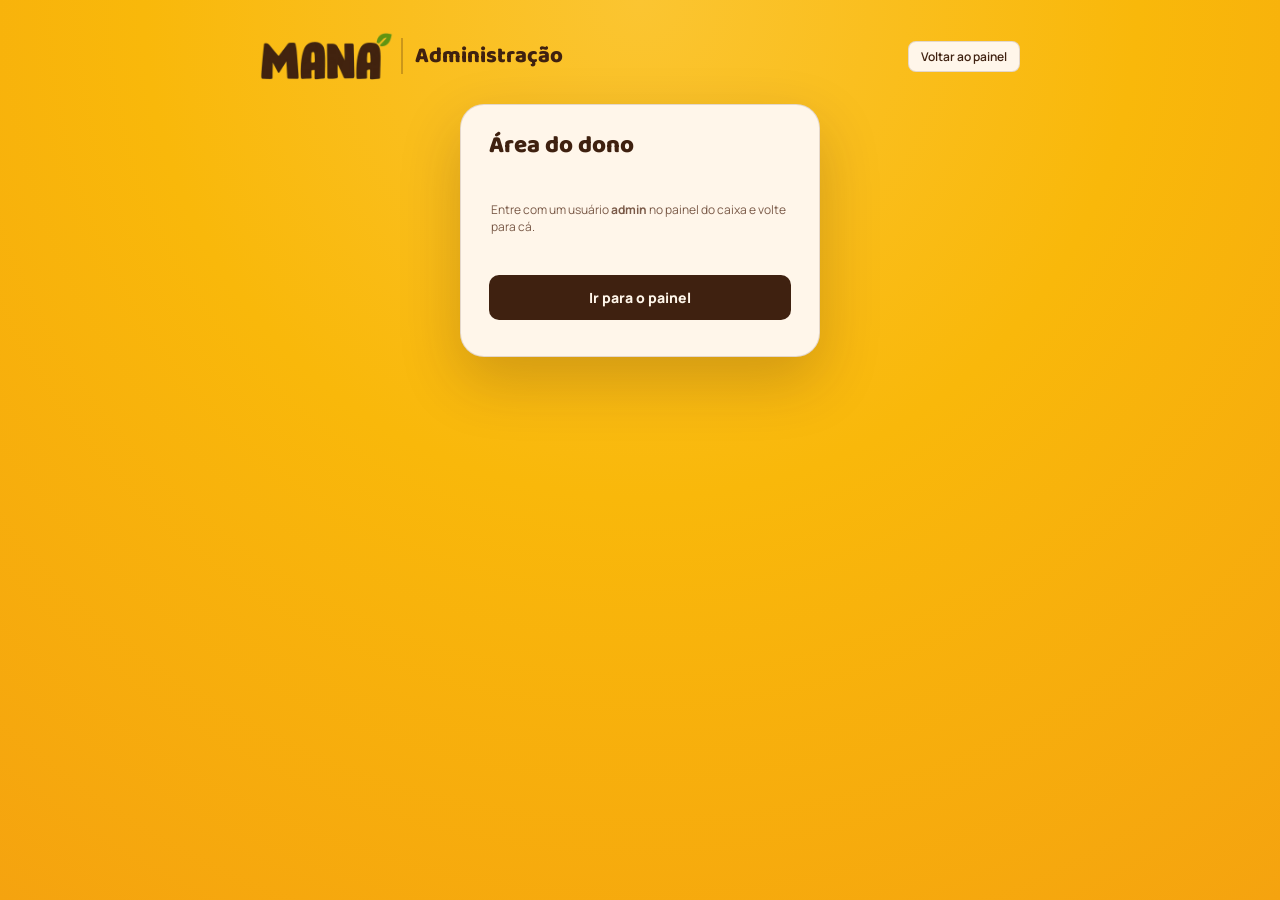
<file: frontend/admin.html>
<!DOCTYPE html>
<html lang="pt-BR">
<head>
<meta charset="UTF-8">
<meta name="viewport" content="width=device-width, initial-scale=1.0">
<title>Maná Comedoria — Administração</title>
<link rel="stylesheet" href="style.css">
</head>
<body>

  <div class="stage admin-page">
    <div class="admin-topo">
      <div class="brand">
        <img src="logo-mana-marca.png" alt="Maná Comedoria">
        <span>Administração</span>
      </div>
      <a class="logout-btn" href="index.html">Voltar ao painel</a>
    </div>

    <div class="desk desk-single" id="semAcesso" style="display:none;">
      <div class="desk-title">Área do dono</div>
      <div class="status-line">Entre com um usuário <b>admin</b> no painel do caixa e volte para cá.</div>
      <a class="btn-cheio btn-link" href="index.html">Ir para o painel</a>
    </div>

    <div id="adminConteudo" style="display:none;">

      <section class="admin-card">
        <div class="desk-title">Regras do programa</div>
        <div class="regras-grid">
          <label>Créditos por cupom<input type="number" id="cfg_creditos_por_cupom" min="1" max="1000"></label>
          <label>Bônus de boas-vindas<input type="number" id="cfg_bonus_boas_vindas" min="0" max="1000"></label>
          <label>Cupom vale (dias)<input type="number" id="cfg_validade_cupom_dias" min="1" max="365"></label>
          <label>Saldo vence após (dias sem compra)<input type="number" id="cfg_dias_expiracao_saldo" min="1" max="365"></label>
          <label>Código de resgate vale (min)<input type="number" id="cfg_validade_resgate_minutos" min="1" max="60"></label>
          <label>Cupons por cliente por dia<input type="number" id="cfg_max_cupons_por_dia" min="1" max="10"></label>
        </div>
        <button class="btn-cheio btn-curto" id="btnSalvarRegras">Salvar regras</button>
        <div class="feedback-line" id="regrasFeedback"></div>
        <div class="status-line">Mudanças valem para os próximos cupons gerados; folhas já impressas mantêm o valor delas.</div>
      </section>

      <section class="admin-card">
        <div class="desk-title">Cupons com QR</div>
        <div class="admin-add-row">
          <input type="number" class="valor" id="loteQuantidade" min="1" max="200" value="24">
          <button id="btnGerarLote">Gerar cupons</button>
        </div>
        <div class="status-line" style="margin-top:6px;">Uma folha A4 tem 12 cupons. Entregue um a cada compra.</div>
        <div class="feedback-line" id="loteFeedback"></div>
        <div id="listaLotes"></div>
      </section>

      <section class="admin-card">
        <div class="desk-title">Prêmios</div>
        <div id="listaPremios"></div>
        <div class="admin-add-row">
          <input type="text" class="nome" id="novoPremioNome" placeholder="Ex.: Açaí 300ml" maxlength="80">
          <input type="number" class="valor" id="novoPremioCusto" placeholder="Créditos" min="1">
          <button id="btnAdicionarPremio">Adicionar</button>
        </div>
        <div class="feedback-line" id="premioFeedback"></div>
      </section>

    </div>
  </div>

<script src="config.js"></script>
<script src="admin.js"></script>
</body>
</html>
</file>
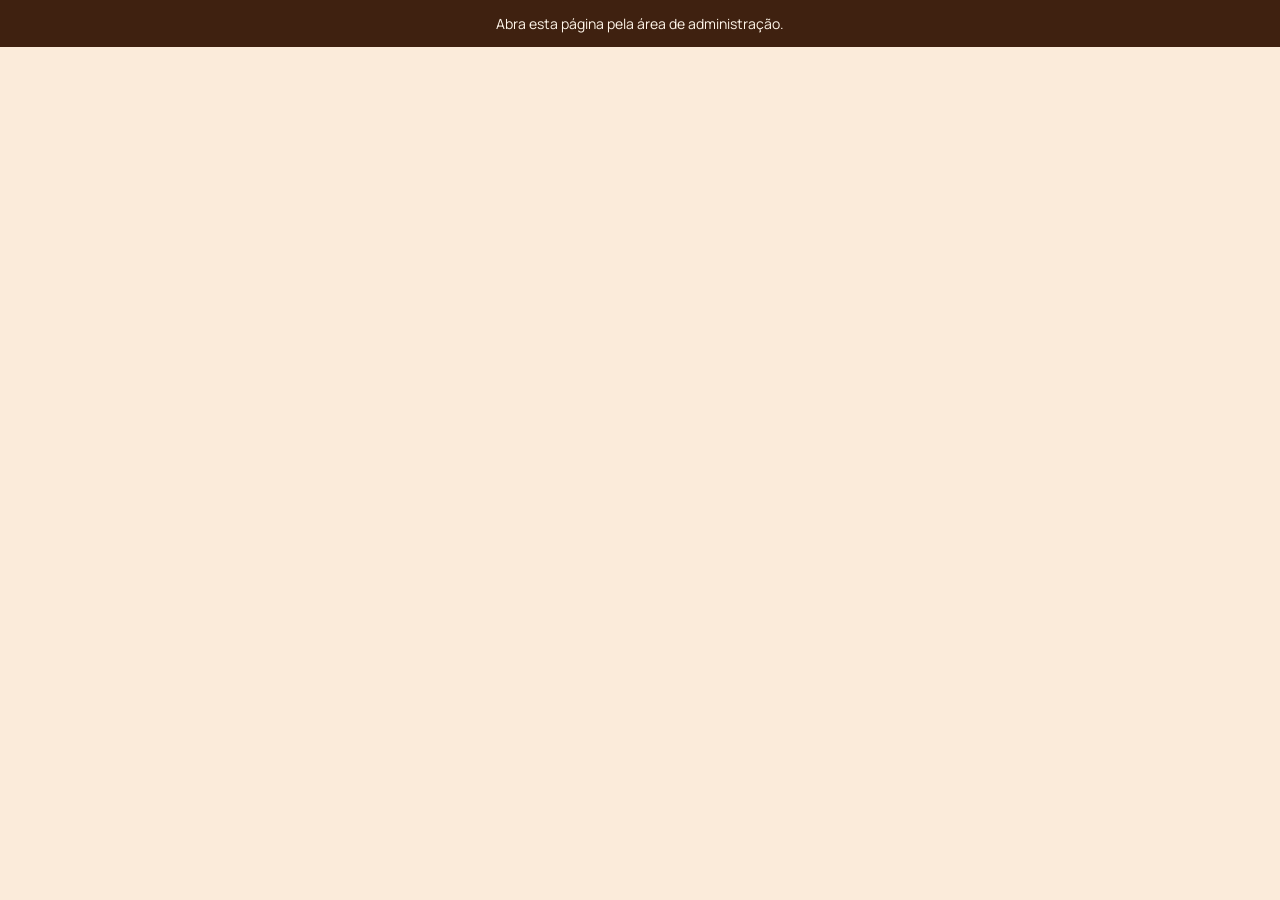
<file: frontend/folha-cupons.html>
<!DOCTYPE html>
<html lang="pt-BR">
<head>
<meta charset="UTF-8">
<meta name="viewport" content="width=device-width, initial-scale=1.0">
<title>Maná Comedoria — Folha de cupons</title>
<link rel="preconnect" href="https://fonts.googleapis.com">
<link href="https://fonts.googleapis.com/css2?family=Baloo+2:wght@700;800&family=Manrope:wght@500;700;800&display=swap" rel="stylesheet">
<style>
  :root{ --marrom:#3F2110; --marrom-2:#5A3220; --amarelo:#F9B80A; --verde:#5C9A1B; --laranja:#E8701A; --papel:#FFFFFF; --tinta:#3F2110; }
  *{ box-sizing:border-box; }
  body{ margin:0; background:#FBEBDA; color:var(--tinta); font-family:'Manrope',sans-serif; }

  .barra{ position:sticky; top:0; z-index:1; display:flex; gap:12px; align-items:center; justify-content:center;
          flex-wrap:wrap; padding:14px 16px; background:var(--marrom); color:#FFF6EA; font-size:14px; }
  .barra button{ background:var(--amarelo); color:var(--marrom); border:none; border-radius:10px;
                 padding:10px 18px; font-weight:800; font-size:14px; cursor:pointer; font-family:inherit; }
  .aviso{ text-align:center; padding:40px 16px; font-size:15px; }

  /* A4 = 210 x 297 mm. 3 x 4 cupons, cada um ~64 x 70 mm. */
  @page{ size:A4; margin:8mm; }
  .folha{ width:194mm; margin:16px auto; background:var(--papel); display:grid;
          grid-template-columns:repeat(3, 1fr); grid-auto-rows:70mm;
          box-shadow:0 6px 24px rgba(45,13,49,0.18); }
  .cupom{ border:1px dashed #C9A98F; padding:5mm 4mm 4mm; display:flex; flex-direction:column;
          align-items:center; justify-content:space-between; text-align:center; break-inside:avoid; }
  .cupom-topo{ display:flex; align-items:center; gap:2mm; }
  .cupom-topo img{ height:11mm; width:auto; }
  .cupom-valor{ font-size:9pt; font-weight:700; color:var(--marrom-2); }
  .cupom-valor b{ font-family:'Baloo 2',sans-serif; font-weight:800; font-size:15pt; color:var(--laranja); }
  .cupom img.qr{ width:30mm; height:30mm; image-rendering:pixelated; }
  .cupom-codigo{ font-family:ui-monospace,'Consolas',monospace; font-size:10pt; font-weight:700; letter-spacing:0.5px; }
  .cupom-rodape{ font-size:6.5pt; color:#7A5A48; line-height:1.3; }
  .cupom.usado{ opacity:0.25; }

  @media print{
    body{ background:var(--papel); }
    .barra{ display:none; }
    .folha{ margin:0; box-shadow:none; width:auto; }
    .folha + .folha{ break-before:page; }
  }
  @media screen and (max-width:760px){
    .folha{ width:calc(100% - 32px); grid-template-columns:repeat(2, 1fr); }
  }
</style>
</head>
<body>
  <div class="barra">
    <span id="resumo">Carregando cupons...</span>
    <button id="btnImprimir" style="display:none;">Imprimir</button>
  </div>
  <div id="folhas"></div>

<script src="config.js"></script>
<script src="folha-cupons.js"></script>
</body>
</html>
</file>
<file: frontend/style.css>
@import url('https://fonts.googleapis.com/css2?family=Baloo+2:wght@600;700;800&family=Manrope:wght@400;500;600;700;800&display=swap');

  /* Maná Comedoria: brown wordmark, green leaf, yellow and cream from the menus. */
  :root{
    --marrom: #3F2110;         /* logo lettering: main text and primary buttons */
    --marrom-2: #5A3220;       /* hover / secondary brown */
    --texto-suave: #7A5A48;    /* secondary text on cream (≥4.5:1) */
    --creme: #FFF6EA;          /* panels */
    --creme-2: #FBEBDA;        /* cards inside panels (menu boxes) */
    --branco: #FFFDF9;         /* inputs */
    --amarelo: #F9B80A;        /* page background, highlights */
    --amarelo-2: #F5A30F;
    --laranja: #C2570F;        /* menu section titles, darkened to 4.5:1 on cream */
    --verde: #5C9A1B;          /* leaf */
    --verde-escuro: #3D7A12;   /* green text/buttons on cream */
    --verde-claro: #9FD15A;    /* green text on brown */
    --vinho: #9A2B22;          /* price tags: debits */
    --linha: rgba(63,33,16,0.14);
    --sombra: 0 24px 60px rgba(63,33,16,0.22);
  }
  *{ box-sizing:border-box; }
  body{
    margin:0; color:var(--marrom);
    background:radial-gradient(circle at 50% 0%, #FBC531 0%, var(--amarelo) 45%, var(--amarelo-2) 100%) fixed;
    font-family:'Manrope',sans-serif;
    padding:32px 16px 64px;
    min-height:100vh;
  }
  .switcher{
    max-width:960px; margin:0 auto 32px; display:flex; gap:8px;
    background:rgba(63,33,16,0.10); padding:6px; border-radius:14px; width:fit-content;
  }
  .switcher button{
    font-family:'Manrope',sans-serif; font-weight:700; font-size:14px;
    border:none; background:transparent; color:var(--marrom);
    padding:10px 20px; border-radius:10px; cursor:pointer; transition:all .2s ease;
  }
  .switcher button.active{ background:var(--marrom); color:var(--creme); }

  .stage{ max-width:960px; margin:0 auto; }
  .view{ display:none; }
  .view.active{ display:block; }

  /* ---------- CLIENTE (PWA) ---------- */
  .phone{
    width:368px; margin:0 auto; background:var(--creme);
    border-radius:36px 36px 20px 20px; padding:22px 18px 24px; position:relative;
    box-shadow:var(--sombra);
    border:1px solid var(--linha);
  }
  .phone-top{ display:flex; justify-content:space-between; align-items:center; margin-bottom:20px; }
  .brand{ display:flex; align-items:center; gap:8px; }
  .brand img{ height:40px; width:auto; display:block; }
  .greet{ font-size:12px; color:var(--texto-suave); }
  .avatar{
    width:34px; height:34px; border-radius:50%; background:var(--verde);
    display:flex; align-items:center; justify-content:center;
    font-weight:800; color:var(--creme); font-size:14px;
  }

  .hero{
    position:relative; overflow:hidden;
    background:linear-gradient(160deg, var(--marrom-2), var(--marrom));
    color:var(--creme);
    border-radius:26px 26px 14px 14px; padding:26px 22px; margin-bottom:18px;
  }
  .hero-dots{ position:absolute; top:-10px; right:-10px; opacity:0.6; }
  .hero-label{ font-size:12px; color:#E9D6C4; margin-bottom:8px; position:relative; }
  .hero-value{
    font-family:'Baloo 2',sans-serif; font-weight:800; font-size:58px; line-height:1;
    display:flex; align-items:baseline; gap:8px; font-feature-settings:"tnum";
    position:relative;
  }
  .hero-value span{ font-family:'Baloo 2',sans-serif; font-weight:700; font-size:18px; color:var(--amarelo); }
  /* The balance itself is also a span: undo the label style for it. */
  .hero-value #clienteSaldoNum{ font-weight:800; font-size:inherit; color:var(--creme); }
  .hero-foot{ margin-top:14px; font-size:12px; color:var(--verde-claro); font-weight:700; position:relative; }

  .section-title{
    font-family:'Baloo 2',sans-serif; font-size:16px; font-weight:800; color:var(--laranja);
    margin:22px 0 8px; letter-spacing:0.2px;
  }

  .tx-list{ display:flex; flex-direction:column; gap:2px; }
  .tx{
    display:flex; justify-content:space-between; align-items:center;
    padding:12px 4px; border-bottom:1px solid var(--linha); font-size:13px;
  }
  .tx:last-child{ border-bottom:none; }
  .tx-name{ font-weight:700; }
  .tx-date{ font-size:11px; color:var(--texto-suave); }
  .tx-val.credit{ color:var(--verde-escuro); font-weight:800; }
  .tx-val.debit{ color:var(--vinho); font-weight:800; }

  /* ---------- CAIXA (Painel) ---------- */
  .desk{
    background:var(--creme); border-radius:24px; padding:28px;
    border:1px solid var(--linha); box-shadow:var(--sombra); display:grid;
    grid-template-columns:1.1fr 1fr; gap:24px;
  }
  .desk-title{ font-family:'Baloo 2',sans-serif; font-size:24px; font-weight:800; margin:0 0 18px; line-height:1.1; }
  .search-box{ display:flex; gap:8px; margin-bottom:8px; }
  .search-box input{
    flex:1; min-width:0; background:var(--branco); border:1px solid var(--linha);
    border-radius:10px; padding:12px 14px; color:var(--marrom); font-size:14px;
    font-family:'Manrope',sans-serif;
  }
  .search-box input::placeholder{ color:#9C8273; }
  .search-box input:focus, .regras-grid input:focus, .admin-add-row input:focus,
  .admin-produto-row input:focus, .resgate-row input:focus{
    outline:2px solid var(--amarelo); outline-offset:1px; border-color:var(--marrom);
  }
  .search-box button{
    background:var(--marrom); color:var(--creme); border:none; border-radius:10px;
    padding:0 18px; font-weight:800; font-size:13px; cursor:pointer; font-family:'Manrope',sans-serif;
  }
  .search-box button:hover{ background:var(--marrom-2); }
  .status-line{ font-size:12px; color:var(--texto-suave); min-height:16px; margin:0 0 16px 2px; }

  .client-card{
    background:var(--creme-2); border-radius:18px 18px 8px 18px; padding:18px 20px;
    border:1px solid var(--linha); margin-bottom:20px;
    display:flex; justify-content:space-between; align-items:center;
  }
  .client-name{ font-weight:800; font-size:15px; }
  .client-phone{ font-size:12px; color:var(--texto-suave); }
  .client-balance{ text-align:right; }
  .client-balance b{ font-family:'Baloo 2',sans-serif; font-size:32px; line-height:1; display:block; font-feature-settings:"tnum"; }
  .client-balance span{ font-size:11px; color:var(--texto-suave); }

  .feedback-line{ font-size:13px; min-height:20px; margin-bottom:6px; font-weight:700; }

  .desk-side-title{ font-size:12px; font-weight:800; color:var(--texto-suave); margin-bottom:12px; text-transform:uppercase; letter-spacing:0.5px; }
  .desk-tx{ display:flex; justify-content:space-between; padding:11px 0; border-bottom:1px solid var(--linha); font-size:13px; }

  @media (max-width:720px){ .desk{ grid-template-columns:1fr; } }

  /* ---------- Login (caixa e cliente) ---------- */
  .desk-single{ grid-template-columns:1fr; max-width:360px; margin:0 auto; }
  .desk-header{ display:flex; justify-content:space-between; align-items:center; margin-bottom:18px; grid-column:1/-1; }
  .desk-header .desk-title{ margin:0; }
  .logout-btn{
    background:transparent; border:1px solid var(--linha); color:var(--marrom);
    border-radius:8px; padding:6px 12px; font-size:12px; font-weight:600; cursor:pointer; font-family:'Manrope',sans-serif;
  }
  .logout-btn:hover{ border-color:var(--marrom); background:var(--creme-2); }
  .avatar{ cursor:pointer; }

  /* ---------- Resgate e admin ---------- */
  .resgate-row{ display:flex; gap:8px; }
  .resgate-row input{
    width:90px; background:var(--branco); border:1px solid var(--linha);
    border-radius:10px; padding:10px 12px; color:var(--marrom); font-family:'Manrope',sans-serif; font-size:13px;
  }
  .resgate-row button{
    background:transparent; border:1px solid var(--verde-escuro); color:var(--verde-escuro);
    border-radius:10px; padding:0 14px; font-weight:800; font-size:12px; cursor:pointer; font-family:'Manrope',sans-serif;
  }
  .resgate-row button:hover{ background:var(--verde-escuro); color:var(--creme); }
  .resgate-row button + button{ border-color:var(--vinho); color:var(--vinho); }
  .resgate-row button + button:hover{ background:var(--vinho); color:var(--creme); }

  .admin-section{ grid-column:1/-1; margin-top:24px; padding-top:20px; border-top:1px solid var(--linha); }
  .admin-produto-row{ display:flex; gap:8px; align-items:center; padding:8px 0; border-bottom:1px solid var(--linha); }
  .admin-produto-row input{
    background:var(--branco); border:1px solid var(--linha); border-radius:8px; min-width:0;
    padding:8px 10px; color:var(--marrom); font-family:'Manrope',sans-serif; font-size:13px;
  }
  .admin-produto-row input.nome{ flex:1; }
  .admin-produto-row input.valor{ width:76px; }
  .admin-produto-row button{
    background:var(--verde-escuro); color:var(--creme); border:none; border-radius:8px;
    padding:8px 12px; font-weight:800; font-size:12px; cursor:pointer; font-family:'Manrope',sans-serif;
  }
  .admin-add-row{ display:flex; gap:8px; margin-top:14px; }
  .admin-add-row input{
    background:var(--branco); border:1px solid var(--linha); border-radius:8px; min-width:0;
    padding:10px 12px; color:var(--marrom); font-family:'Manrope',sans-serif; font-size:13px;
  }
  .admin-add-row input.nome{ flex:1; }
  .admin-add-row input.valor{ width:88px; }
  .admin-add-row button{
    background:var(--marrom); color:var(--creme); border:none; border-radius:8px;
    padding:0 16px; font-weight:800; font-size:13px; cursor:pointer; font-family:'Manrope',sans-serif;
  }
  /* ---------- login do cliente por código ---------- */
  .link-btn{
    background:none; border:none; padding:4px 0; margin-right:14px; cursor:pointer;
    color:var(--texto-suave); font-family:'Manrope',sans-serif; font-size:12px; text-decoration:underline;
  }
  .link-btn:hover{ color:var(--marrom); }
  .check-line{
    display:flex; gap:10px; align-items:flex-start; margin:4px 0 12px;
    font-size:12px; line-height:1.4; color:var(--texto-suave); cursor:pointer;
  }
  .check-line input{ margin-top:2px; accent-color:var(--verde-escuro); }
  .btn-cheio{
    width:100%; padding:13px 18px; margin-bottom:8px; border:none; border-radius:10px; cursor:pointer;
    background:var(--marrom); color:var(--creme); font-family:'Manrope',sans-serif; font-weight:800; font-size:14px;
  }
  .btn-cheio:hover{ background:var(--marrom-2); }

  /* ---------- área do admin (admin.html) ---------- */
  .admin-page{ max-width:760px; }
  .admin-topo{ display:flex; justify-content:space-between; align-items:center; margin-bottom:24px; gap:16px; }
  .admin-topo .brand img{ height:48px; }
  .admin-topo .brand span{
    font-family:'Baloo 2',sans-serif; font-size:22px; font-weight:800; color:var(--marrom);
    padding-left:12px; border-left:2px solid rgba(63,33,16,0.25);
  }
  a.logout-btn{ text-decoration:none; display:inline-block; background:var(--creme); }
  .admin-card{
    background:var(--creme); border-radius:24px; padding:24px 28px; margin-bottom:18px;
    border:1px solid var(--linha); box-shadow:var(--sombra);
  }
  .regras-grid{ display:grid; grid-template-columns:repeat(3, 1fr); gap:12px; margin-bottom:16px; }
  .regras-grid label{ display:flex; flex-direction:column; gap:6px; font-size:12px; font-weight:700; color:var(--texto-suave); }
  .regras-grid input{
    background:var(--branco); border:1px solid var(--linha); border-radius:10px; min-width:0;
    padding:10px 12px; color:var(--marrom); font-family:'Manrope',sans-serif; font-size:15px; font-weight:800;
  }
  .btn-curto{ width:auto; padding:11px 22px; }
  .btn-link{ display:block; text-align:center; text-decoration:none; }
  .lote-linha{
    display:flex; justify-content:space-between; align-items:center; gap:12px;
    padding:12px 0; border-bottom:1px solid var(--linha);
  }
  .lote-linha:last-child{ border-bottom:none; }
  .lote-acoes{ display:flex; gap:8px; flex-shrink:0; }
  .apagado{ opacity:0.5; }
  .admin-produto-row button.btn-contorno{ background:transparent; color:var(--texto-suave); border:1px solid var(--linha); }
  .admin-produto-row button.btn-contorno:hover{ color:var(--marrom); border-color:var(--marrom); }
  .admin-link{ display:none; margin-right:8px; }

  @media (max-width:720px){
    .regras-grid{ grid-template-columns:1fr 1fr; }
    .admin-card{ padding:20px 16px; }
    .lote-linha{ flex-direction:column; align-items:flex-start; }
  }

  /* ---------- app do cliente: cupom, prêmios e código de troca ---------- */
  .hero-foot.alerta{ color:var(--amarelo); }
  .premio-lista{ display:flex; flex-direction:column; gap:8px; }
  .premio{
    display:flex; justify-content:space-between; align-items:center; gap:12px;
    background:var(--creme-2); border:1px solid var(--linha);
    border-radius:14px 14px 6px 14px; padding:12px 14px; font-size:13px;
  }
  .premio.longe .tx-name{ color:var(--texto-suave); }
  .premio-btn{
    background:var(--verde-escuro); color:var(--creme); border:none; border-radius:10px;
    padding:9px 14px; font-weight:800; font-size:12px; cursor:pointer; font-family:'Manrope',sans-serif;
    flex-shrink:0;
  }
  .premio-btn:hover{ background:var(--verde); }
  .premio-btn:disabled{ background:transparent; color:var(--texto-suave); border:1px dashed rgba(63,33,16,0.3); cursor:default; }

  .resgate-box{
    background:var(--amarelo); color:var(--marrom); border-radius:22px 22px 10px 22px;
    padding:20px 18px 14px; margin-bottom:6px; text-align:center;
    box-shadow:0 8px 24px rgba(63,33,16,0.18);
  }
  .resgate-titulo{ font-size:12px; font-weight:800; text-transform:uppercase; letter-spacing:0.6px; }
  .resgate-codigo{
    font-family:'Baloo 2',sans-serif; font-weight:800; font-size:52px; line-height:1.05; margin:6px 0 2px;
    font-feature-settings:"tnum"; letter-spacing:3px;
  }
  .resgate-premio{ font-size:14px; font-weight:800; }
  .resgate-tempo{ font-size:12px; font-weight:700; margin-top:4px; }
  .resgate-box .link-btn{ color:var(--marrom); margin:10px 0 0; }

  /* ---------- balcão: conferir troca ---------- */
  .confere-card{ border:2px solid var(--verde); margin:4px 0 12px; }
  .confere-acoes{ margin-bottom:12px; }
  .ajuste-box{ margin-top:22px; padding-top:16px; border-top:1px solid var(--linha); }
  .tx-list .tx-date, .desk-tx .tx-date{ font-size:11px; color:var(--texto-suave); }
  .desk-tx .tx-name{ font-weight:700; }
</file>
